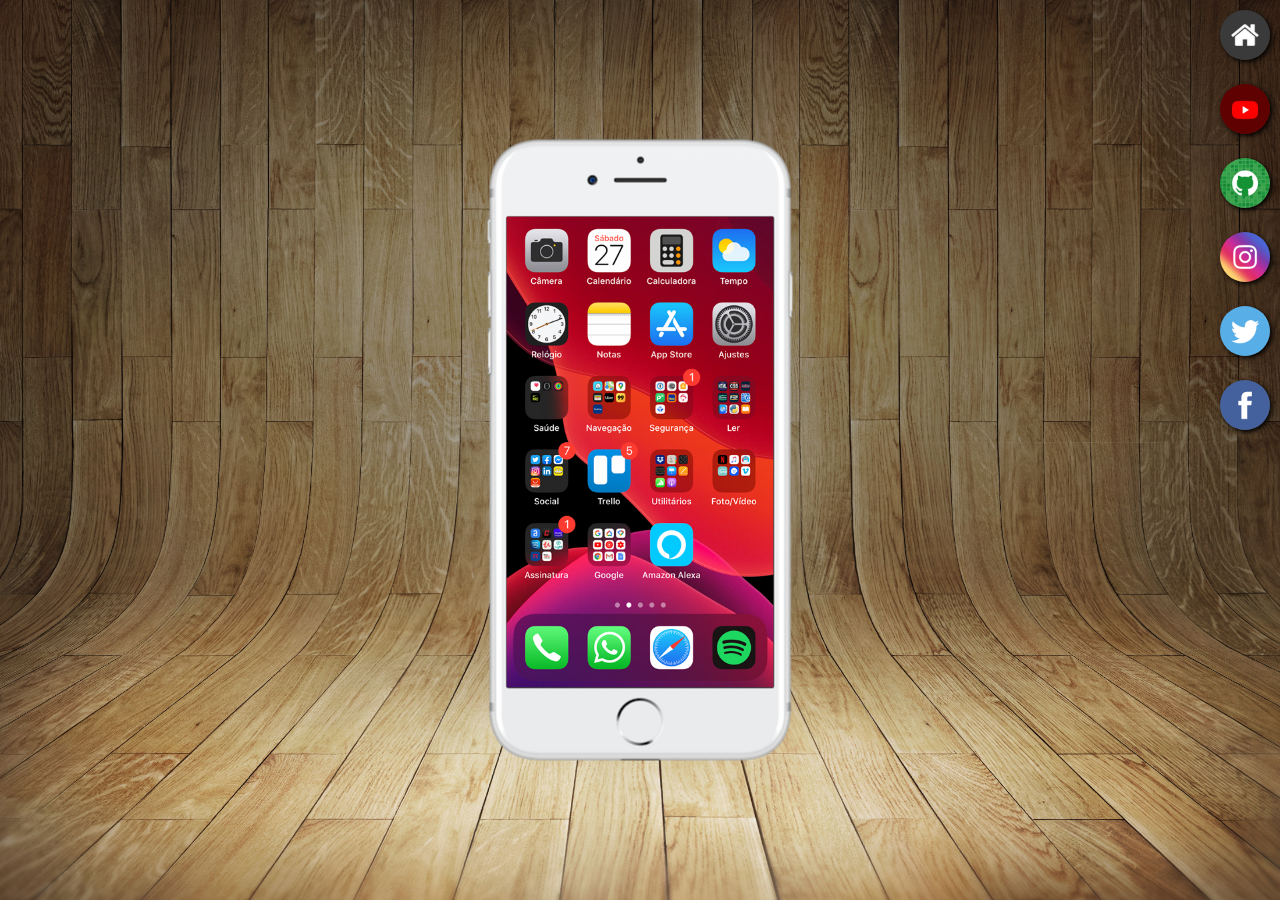
<file: index.html>
<!DOCTYPE html>
<html lang="pt-br">
<head>
    <meta charset="UTF-8">
    <meta name="viewport" content="width=device-width, initial-scale=1.0">
    <title>Redes Sociais</title>
    <link rel="shortcut icon" href="imagens/favicon.ico">
    <link rel="stylesheet" href="style.css">
</head>
<body>
    <main>
        <section id="telefone">
            <iframe src="home.html" name="tela" id="tela" frameborder="0">Seu navegador não é compativel com isso</iframe>
        </section>

        <section id="redes-sociais">
            <a href="home.html" target="tela"><img src="imagens/logo-home.jpg" alt="Home"></a> <br>
            <a href="youtube.html" target="tela"><img src="imagens/logo-youtube.jpg" alt="Youtube"></a> <br>
            <a href="github.html" target="tela"><img src="imagens/logo-github.jpg" alt="GitHub"></a> <br>
            <a href="instagram.html" target="tela"><img src="imagens/logo-instagram.jpg" alt="Instagram"></a> <br>
            <a href="twitter.html" target="tela"><img src="imagens/logo-twitter.jpg" alt="Twitter"></a> <br>
            <a href="facebook.html" target="tela"><img src="imagens/logo-facebook.jpg" alt="Facebook"></a> <br>
        </section>
    </main>
</body>
</html>
</file>
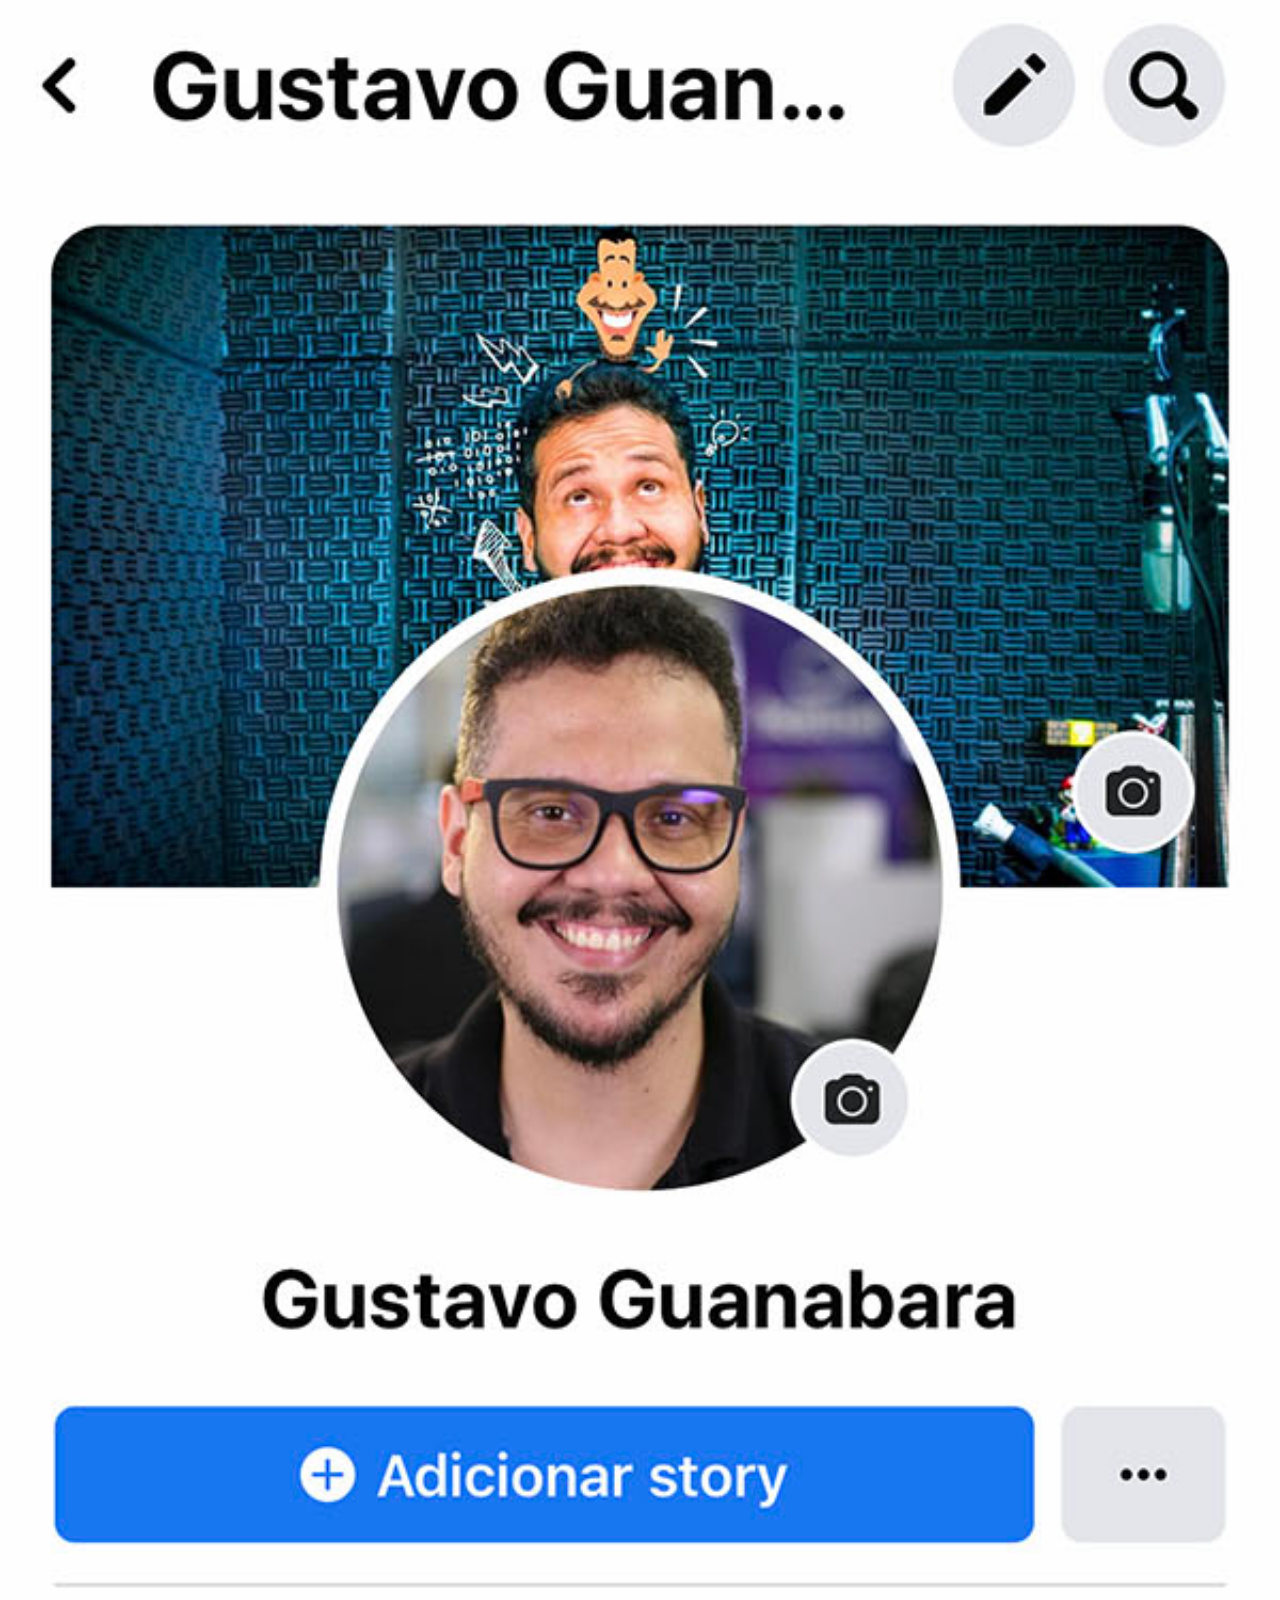
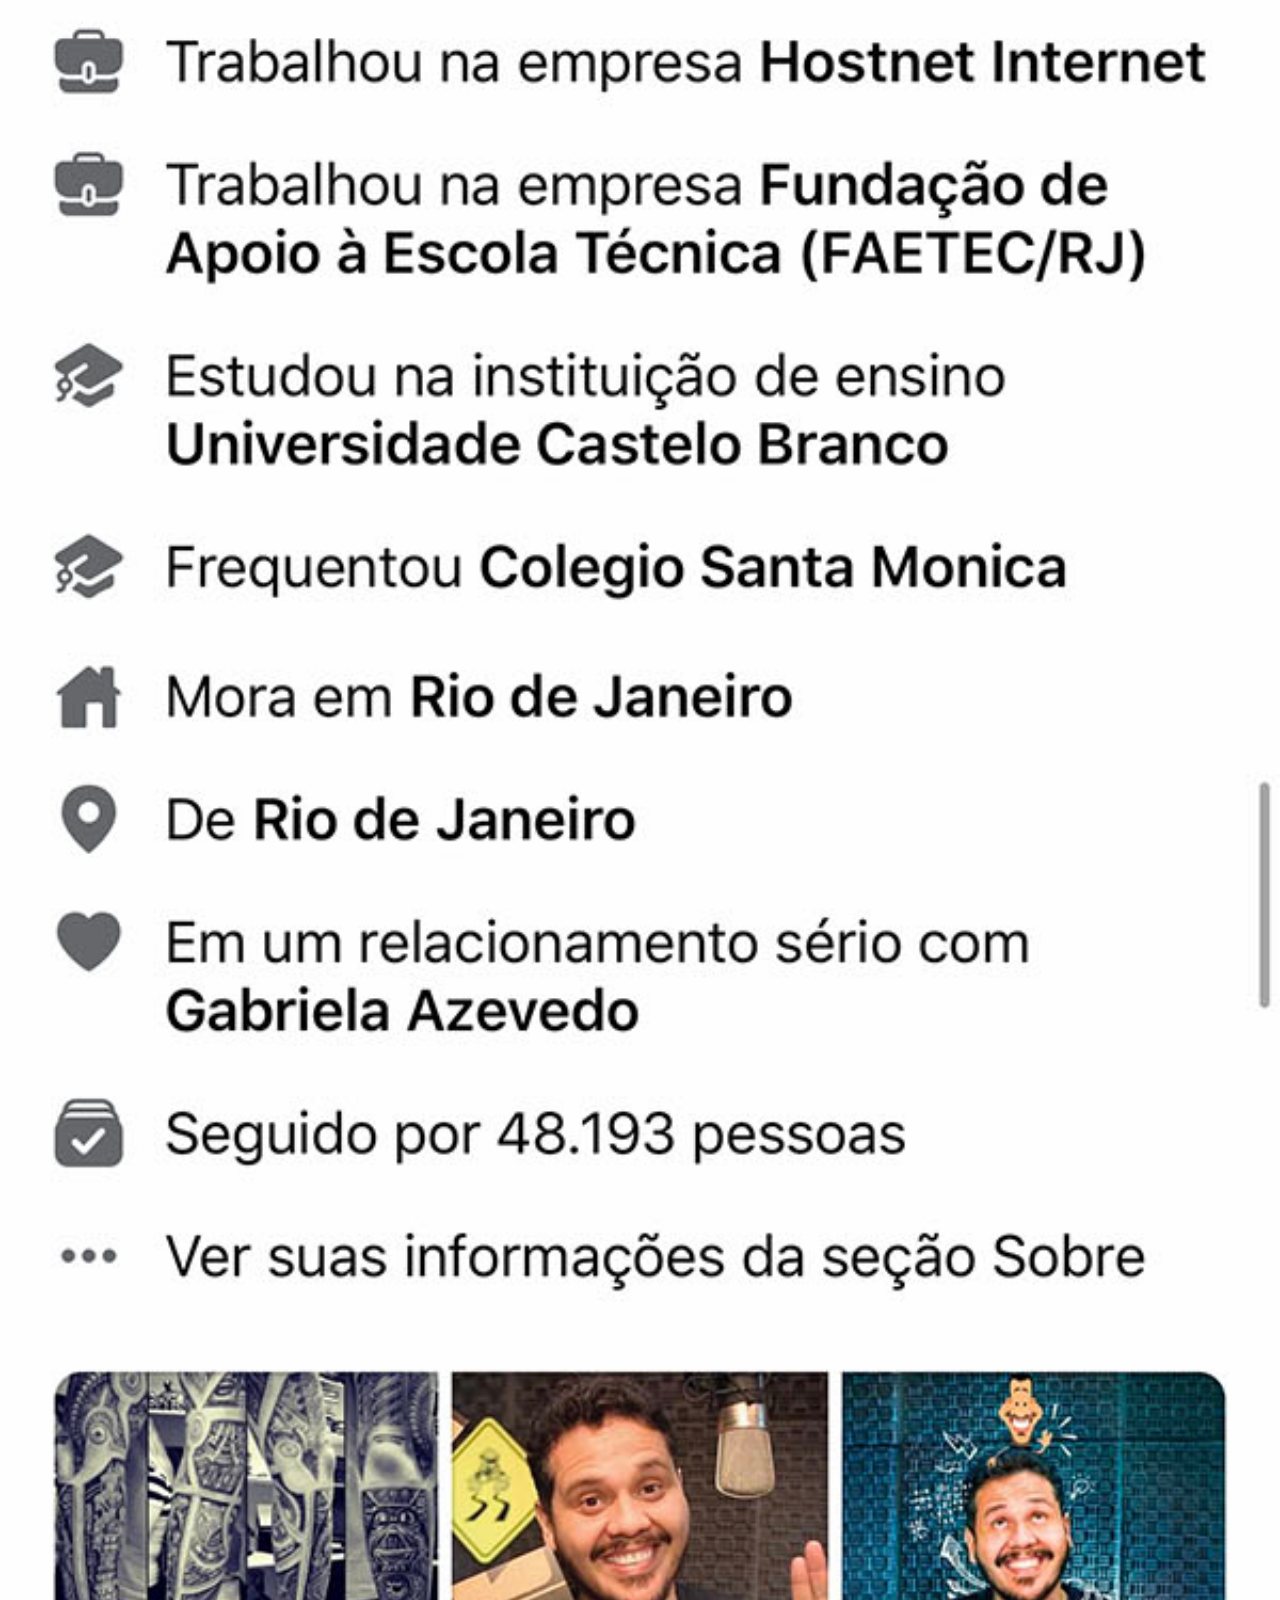
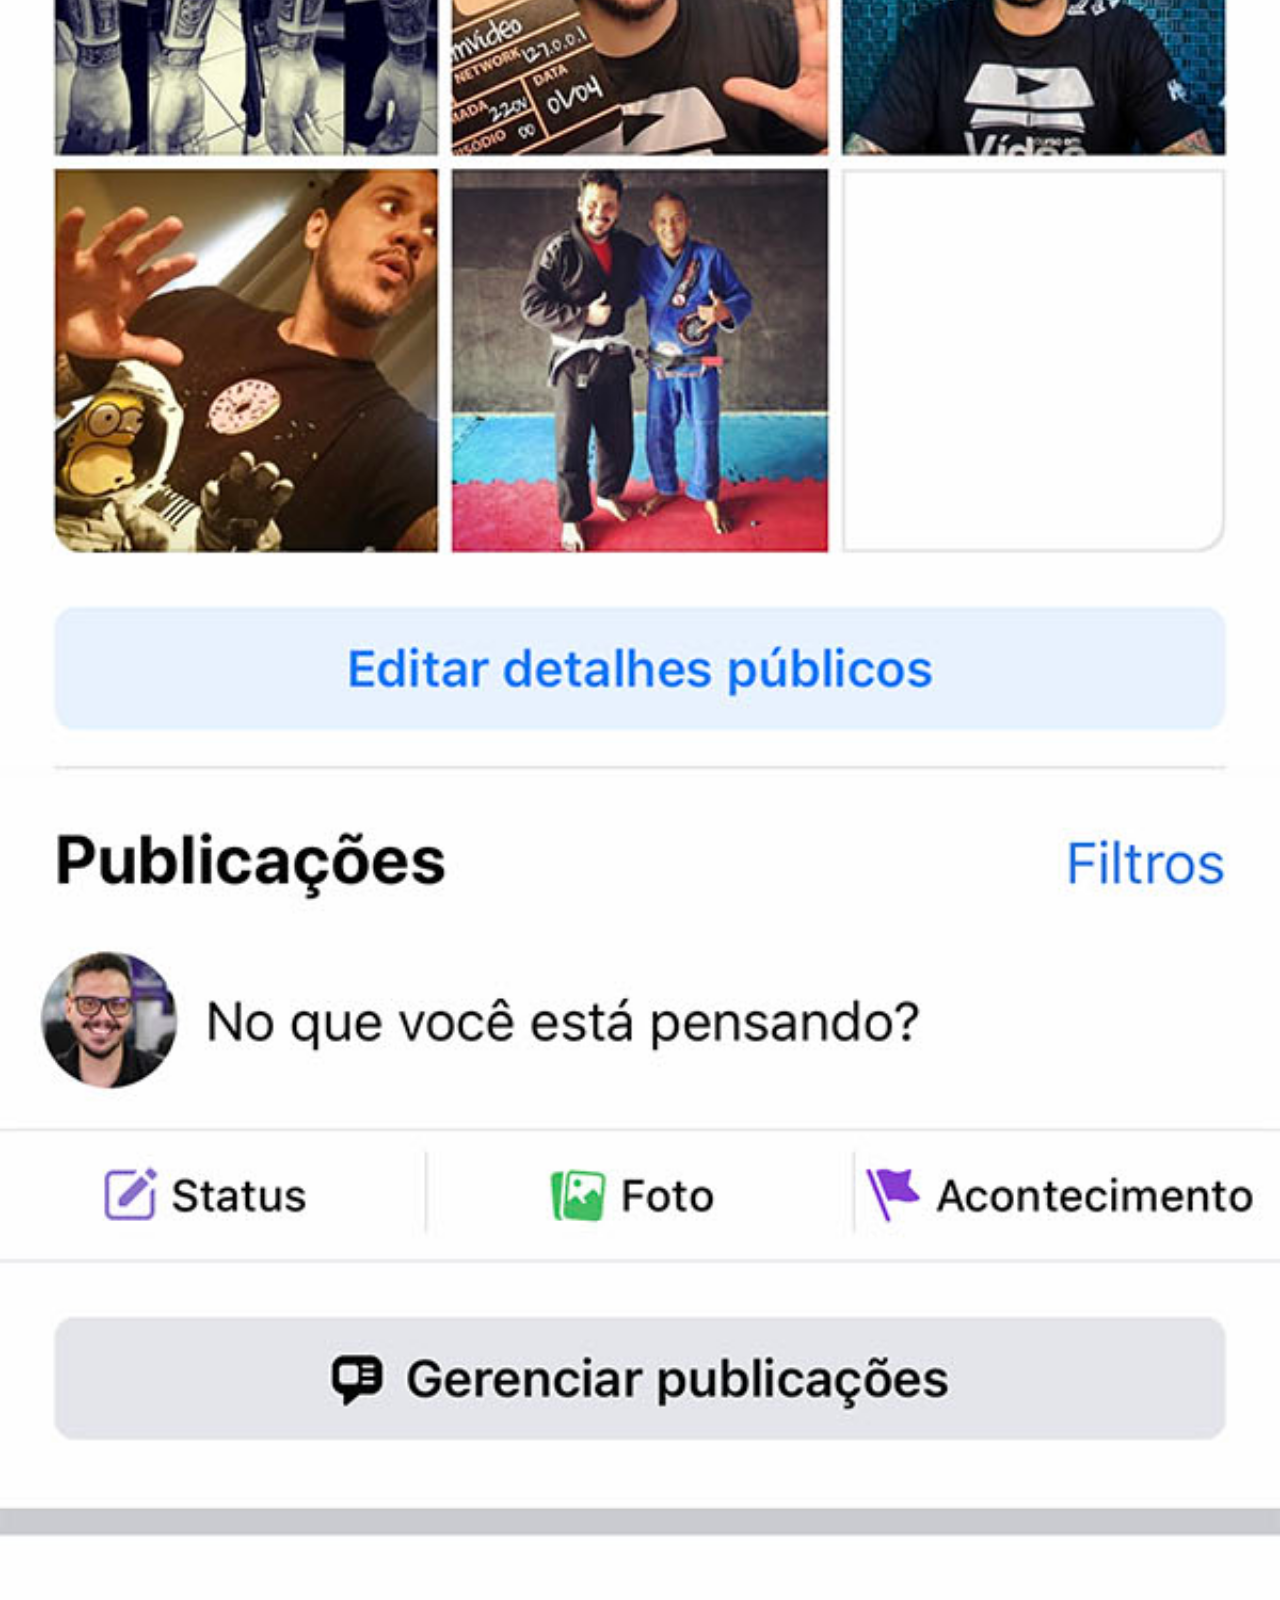
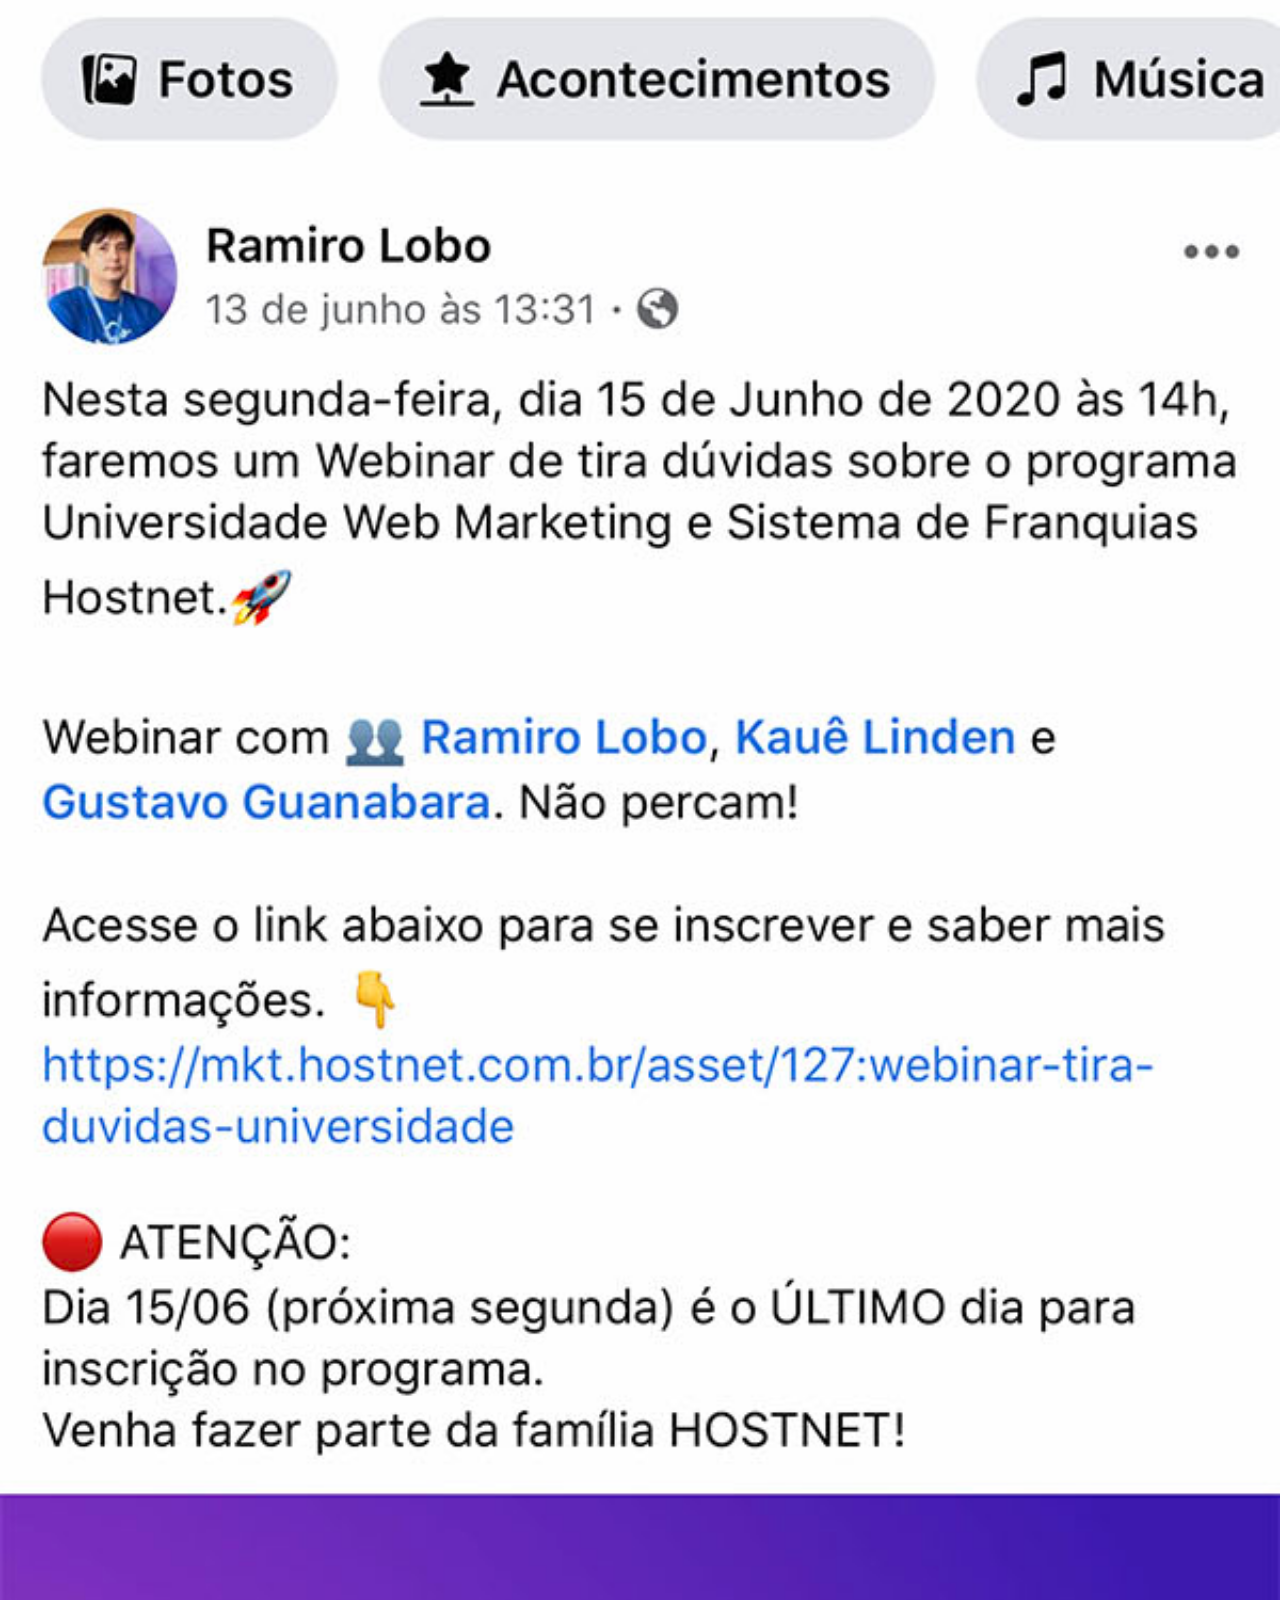
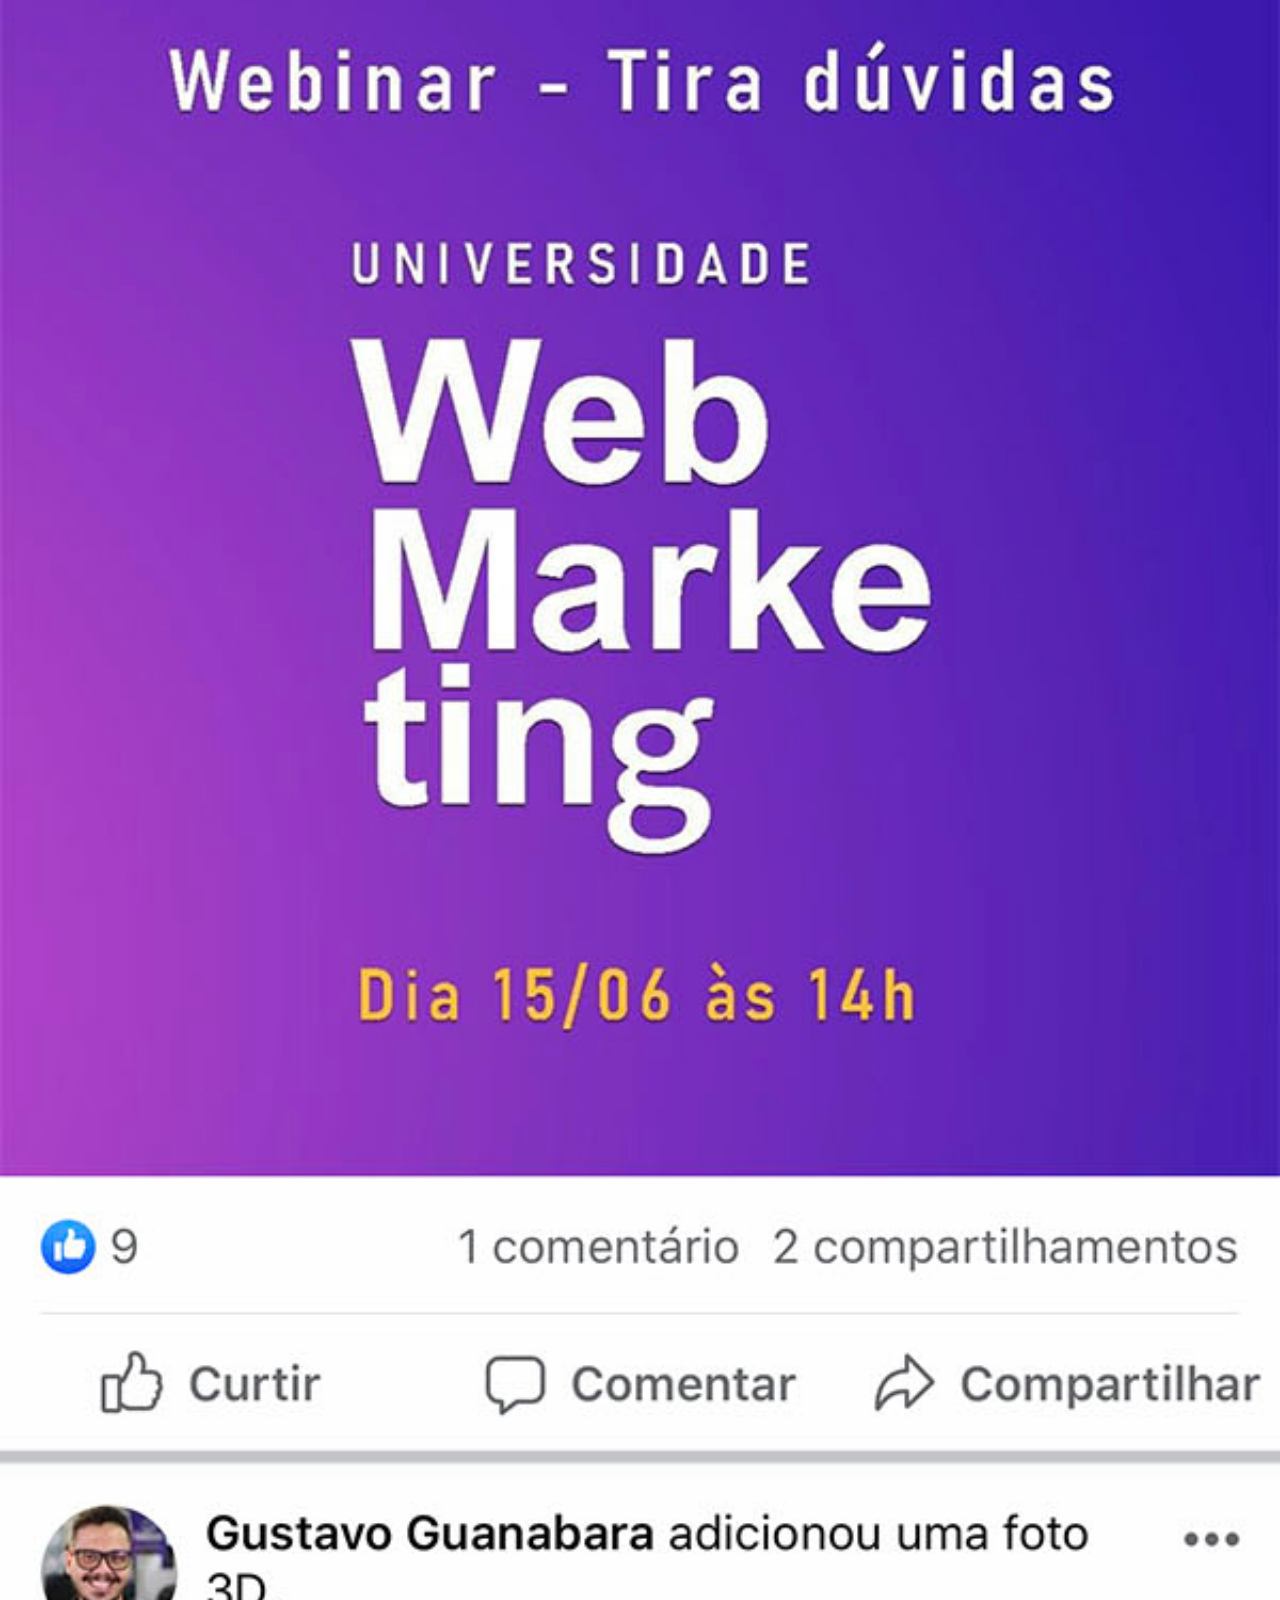
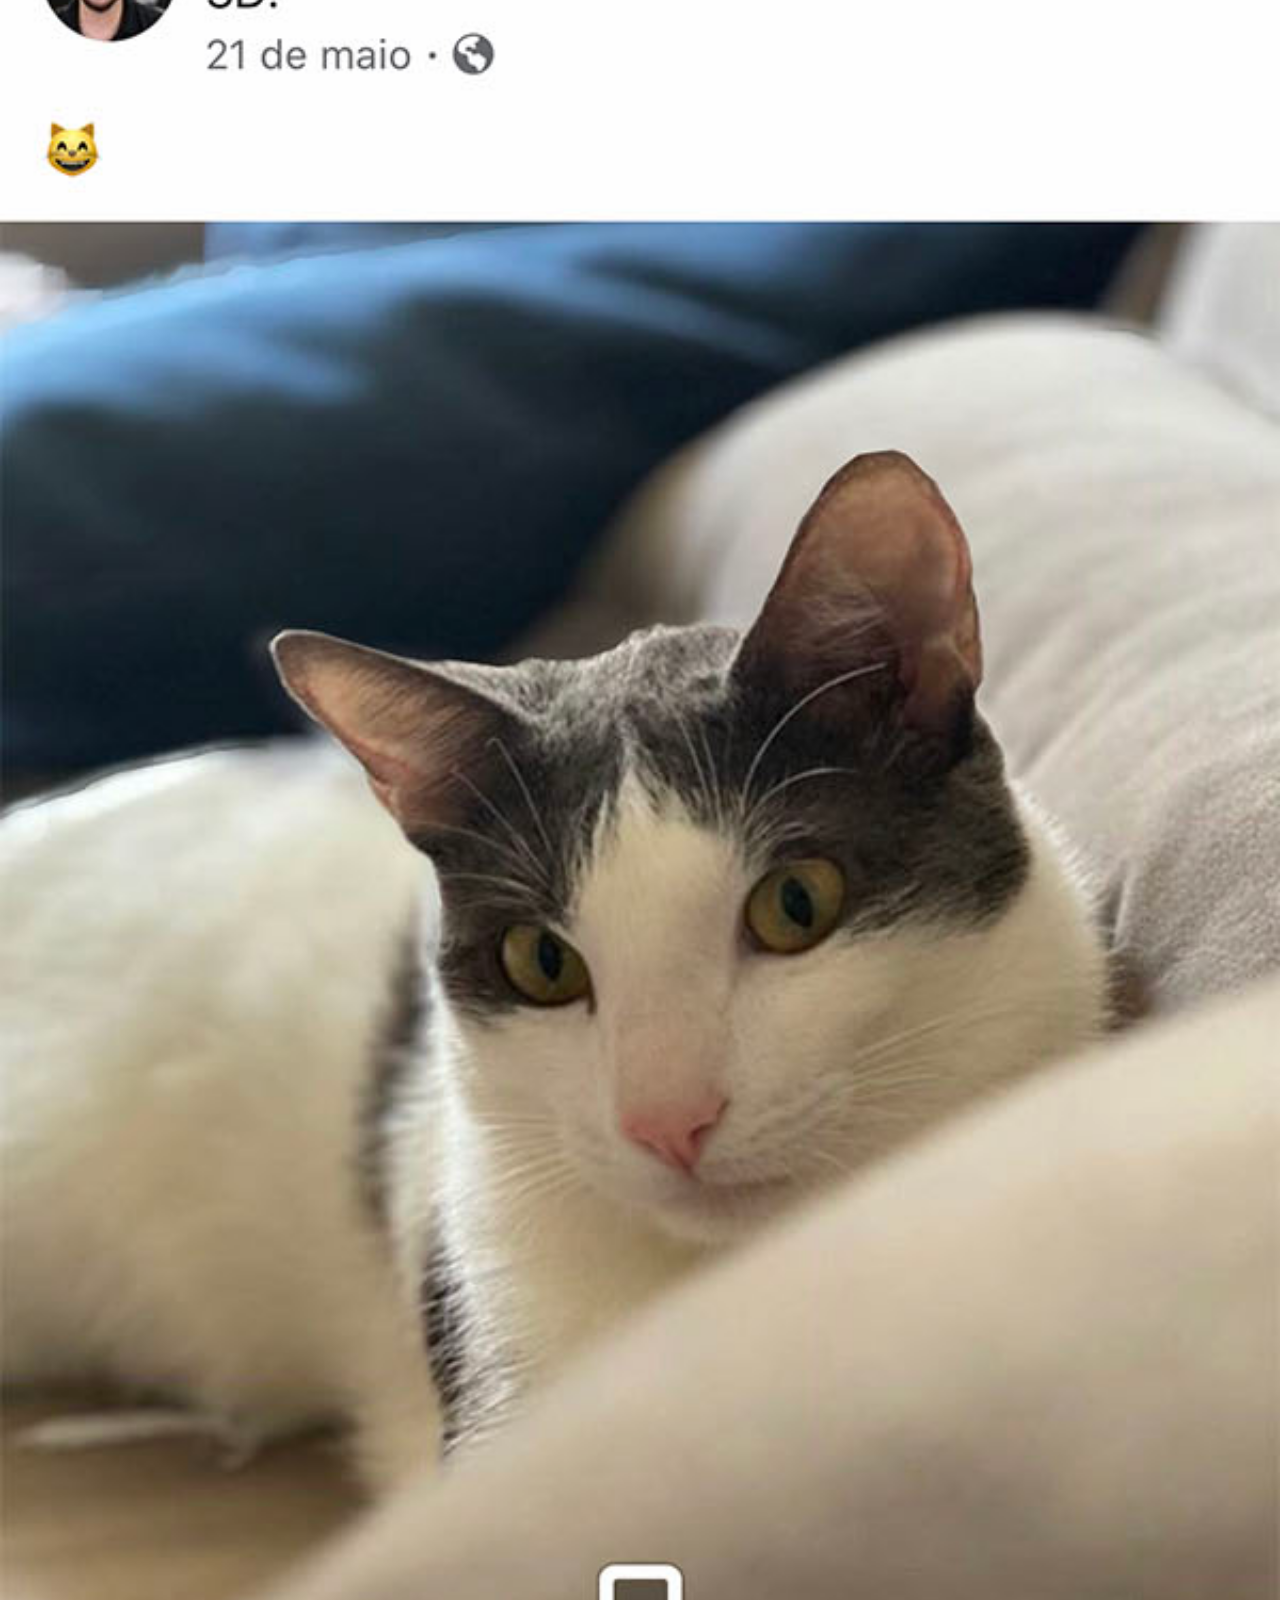
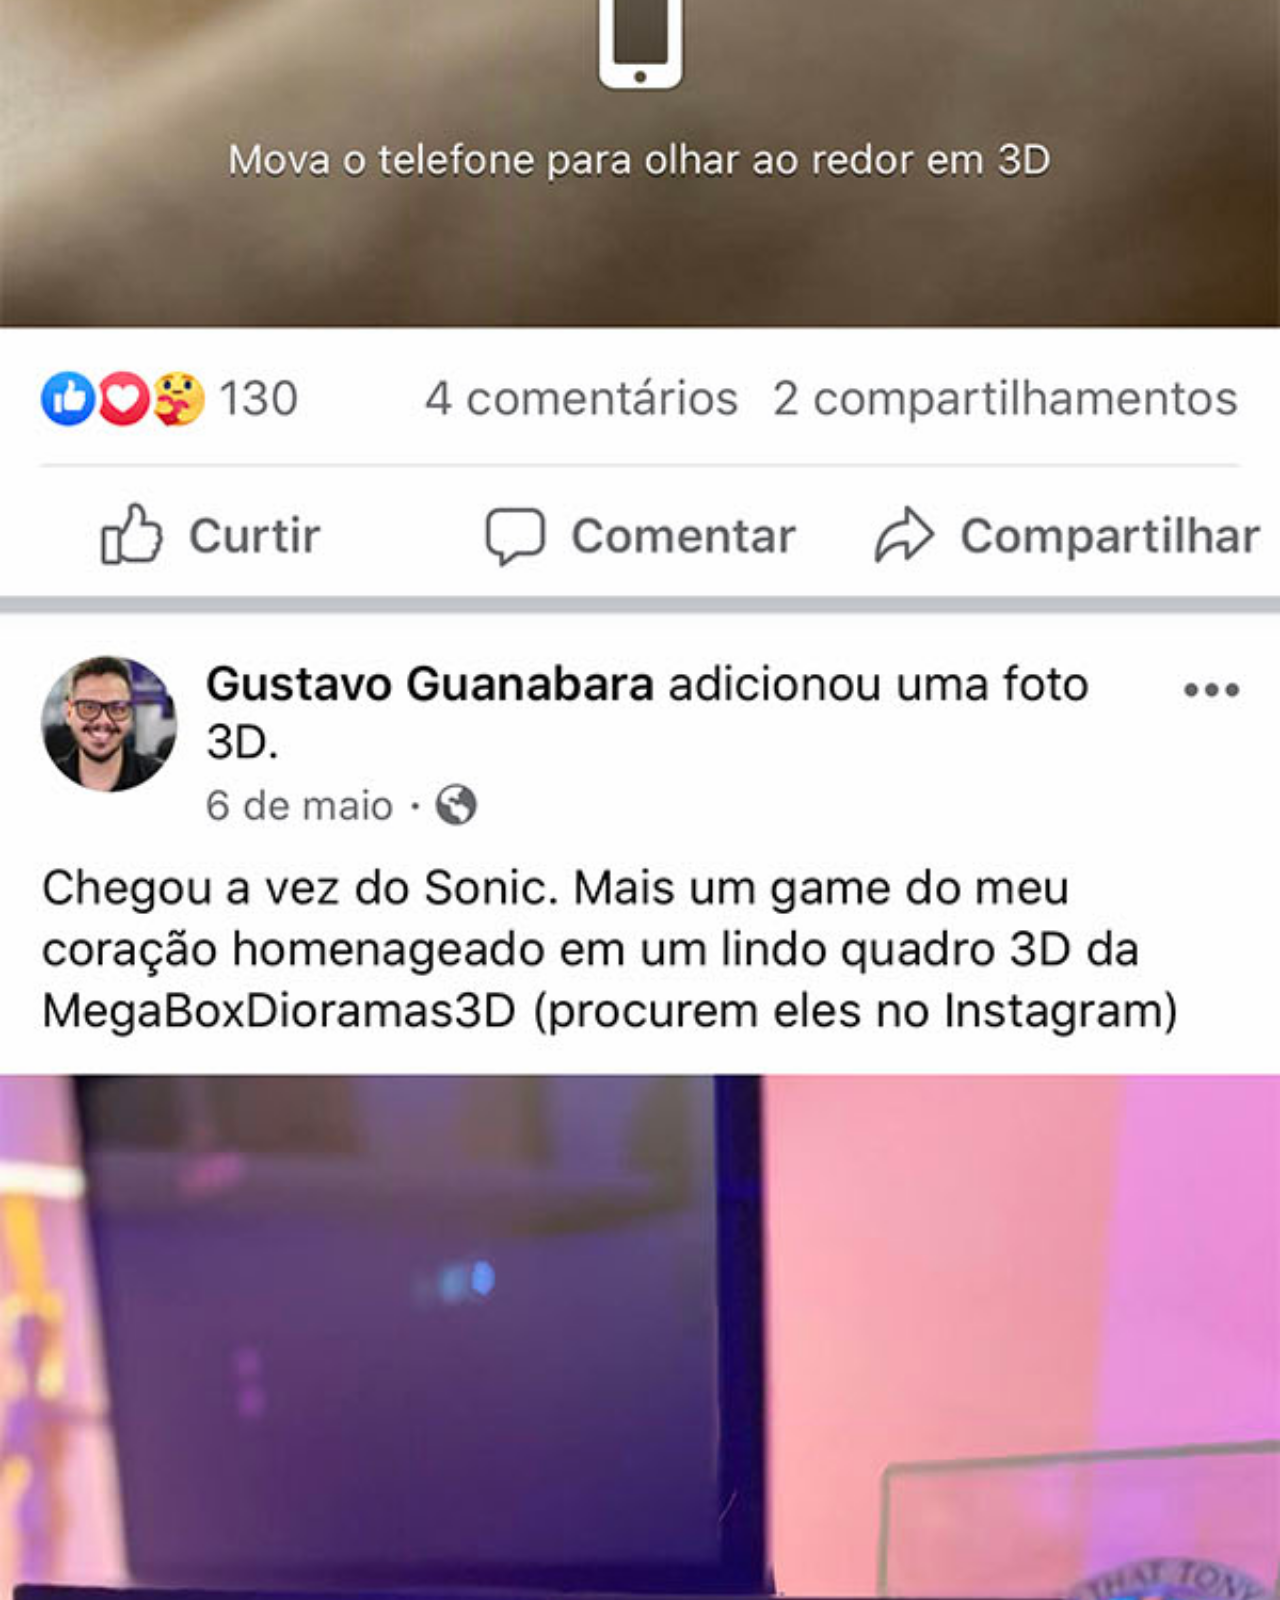
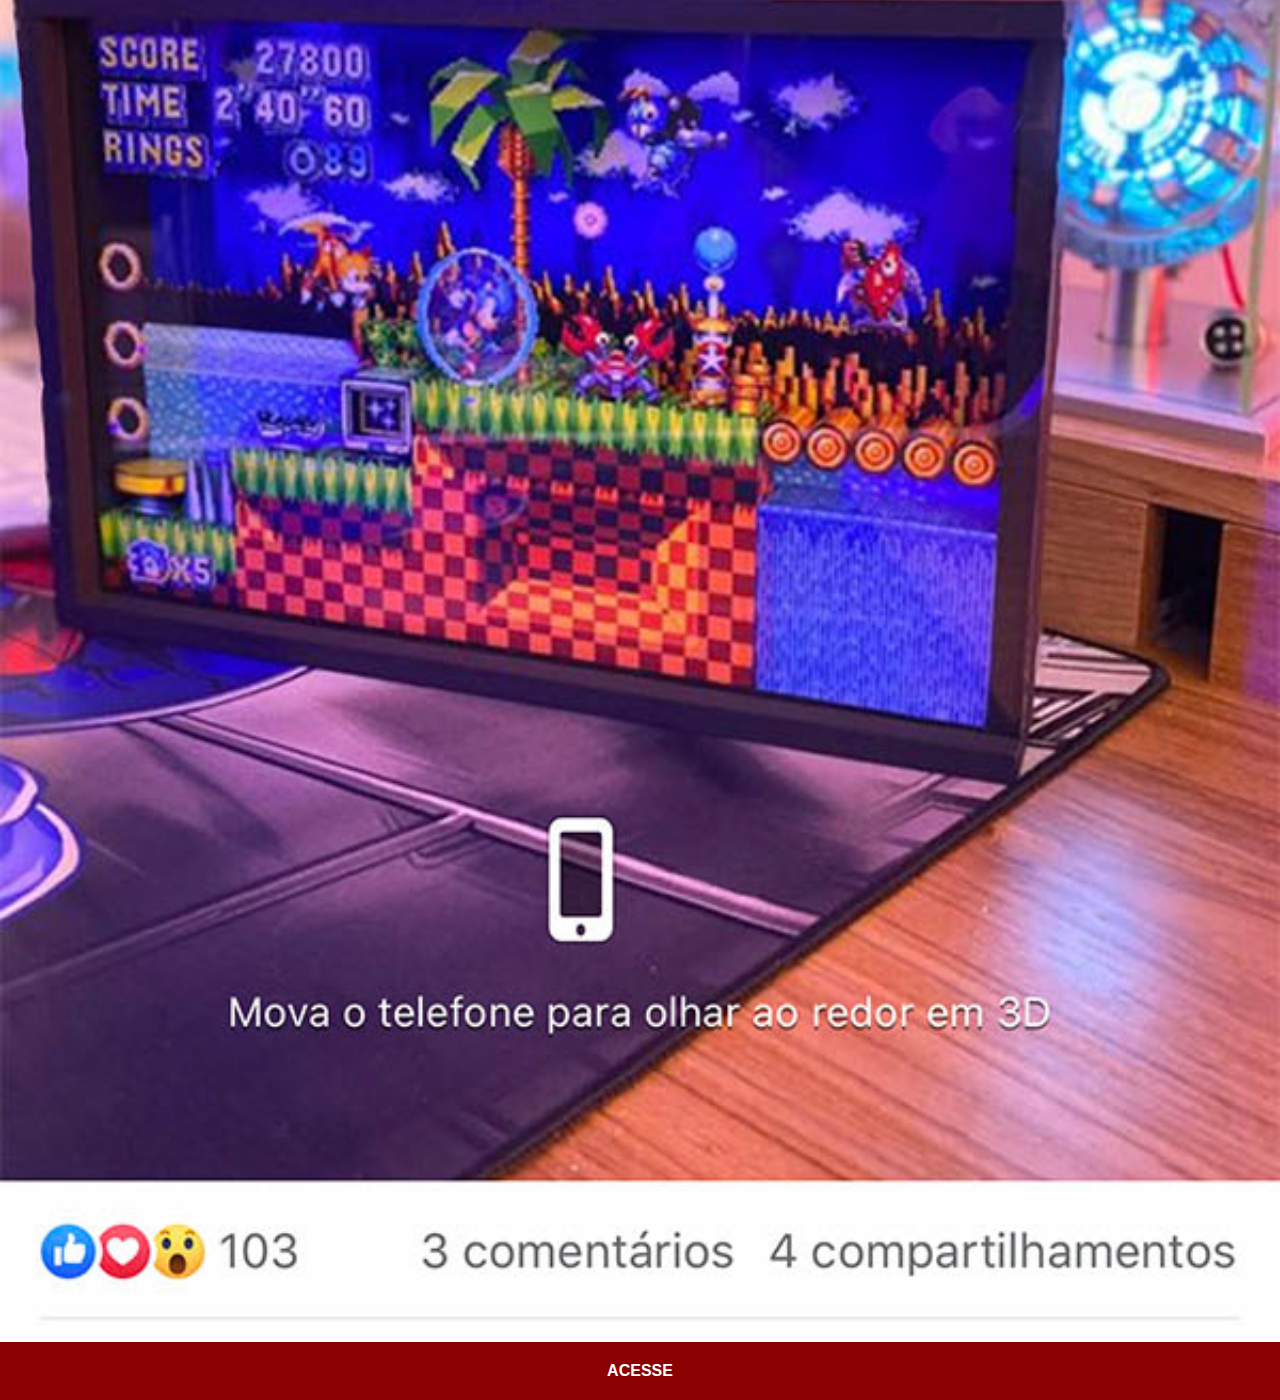
<file: facebook.html>
<!DOCTYPE html>
<html lang="en">
<head>
    <meta charset="UTF-8">
    <meta name="viewport" content="width=device-width, initial-scale=1.0">
    <title>Facebook</title>
    <style>
        *{
            margin: 0px;
            padding:0px;
            font-family: Arial, Helvetica, sans-serif;
        }

        ::-webkit-scrollbar{
            width: 0px;
            height: 0px;
        }

        img{
            width:100%;
        }

        a{
            display:block;
            background-color: darkred;
            color: white;
            padding:20px;
            text-align: center;
            font-weight: bolder;
            text-decoration: none;
        }

        a:hover{
            background-color: red;
        }
    </style>
</head>
<body>
    <img src="imagens/tela-facebook.jpg" alt="">
    <a href="#">ACESSE</a>
</body>
</html>
</file>
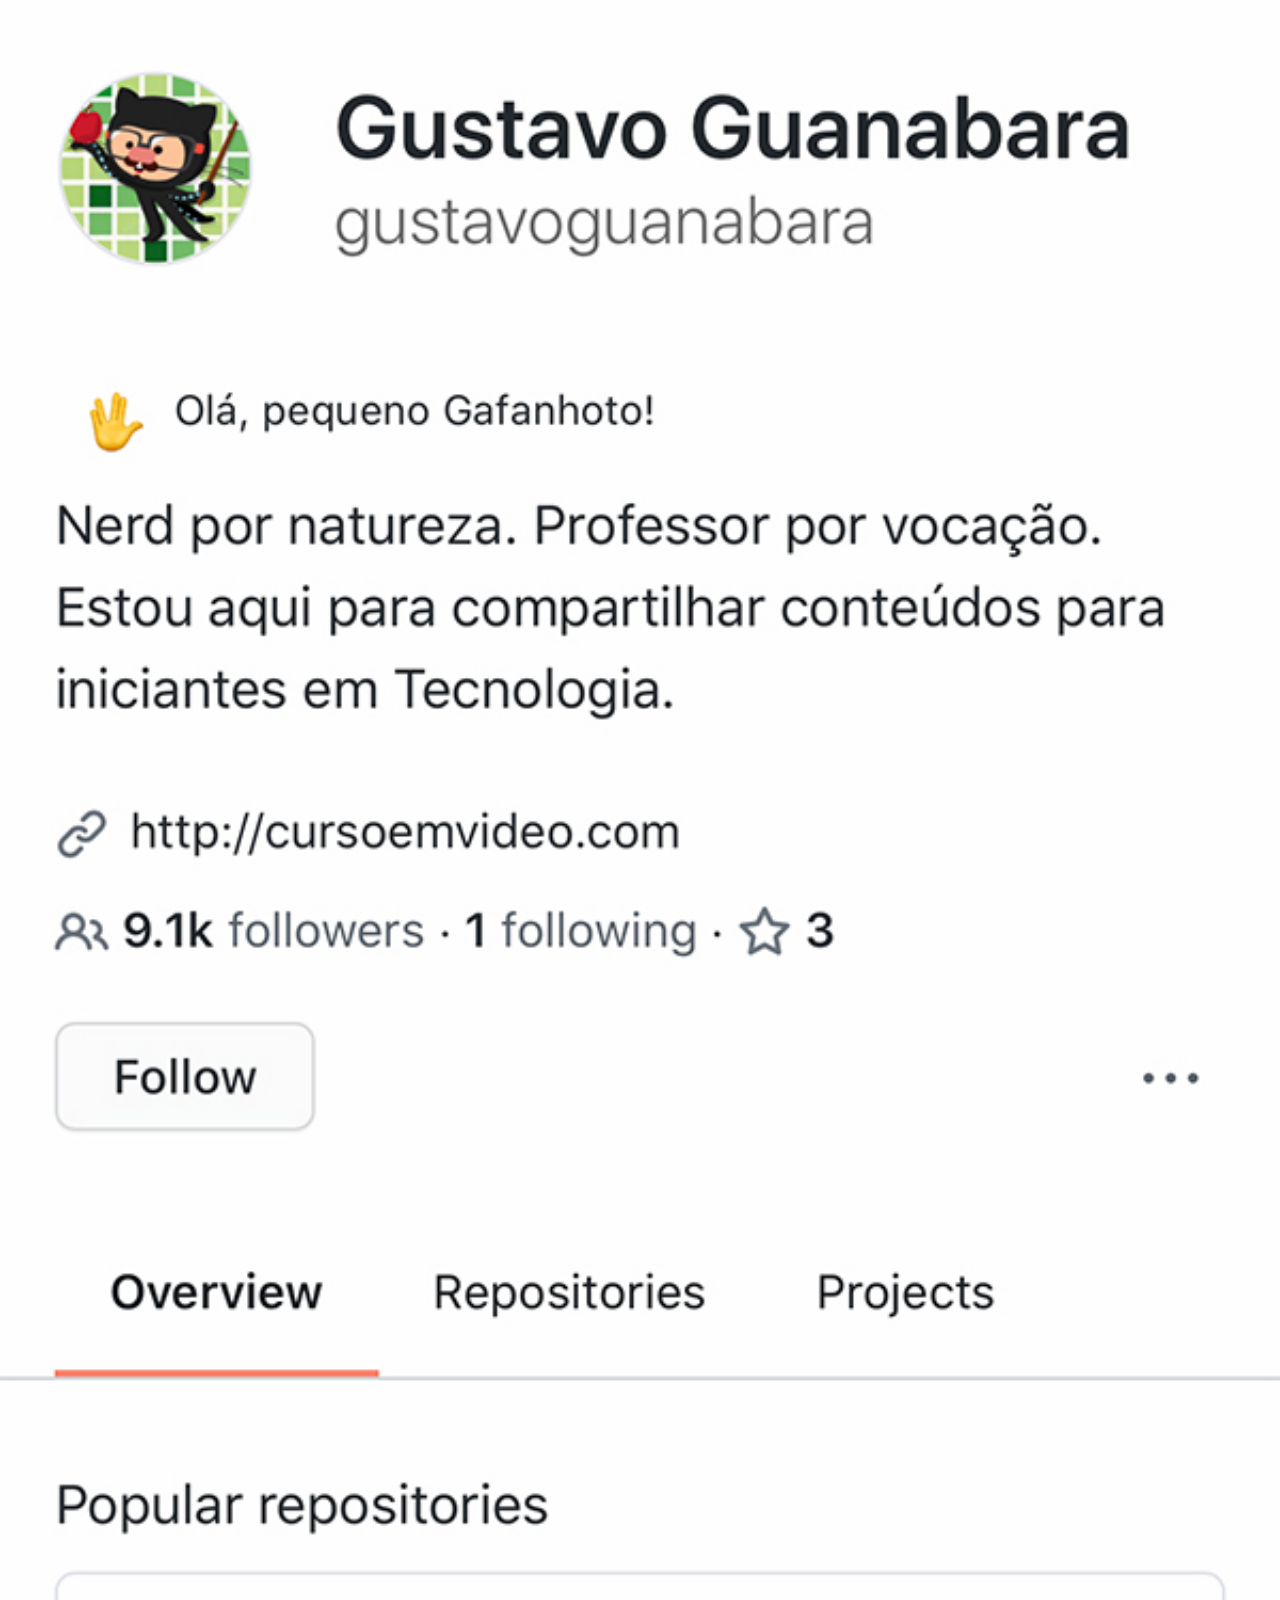
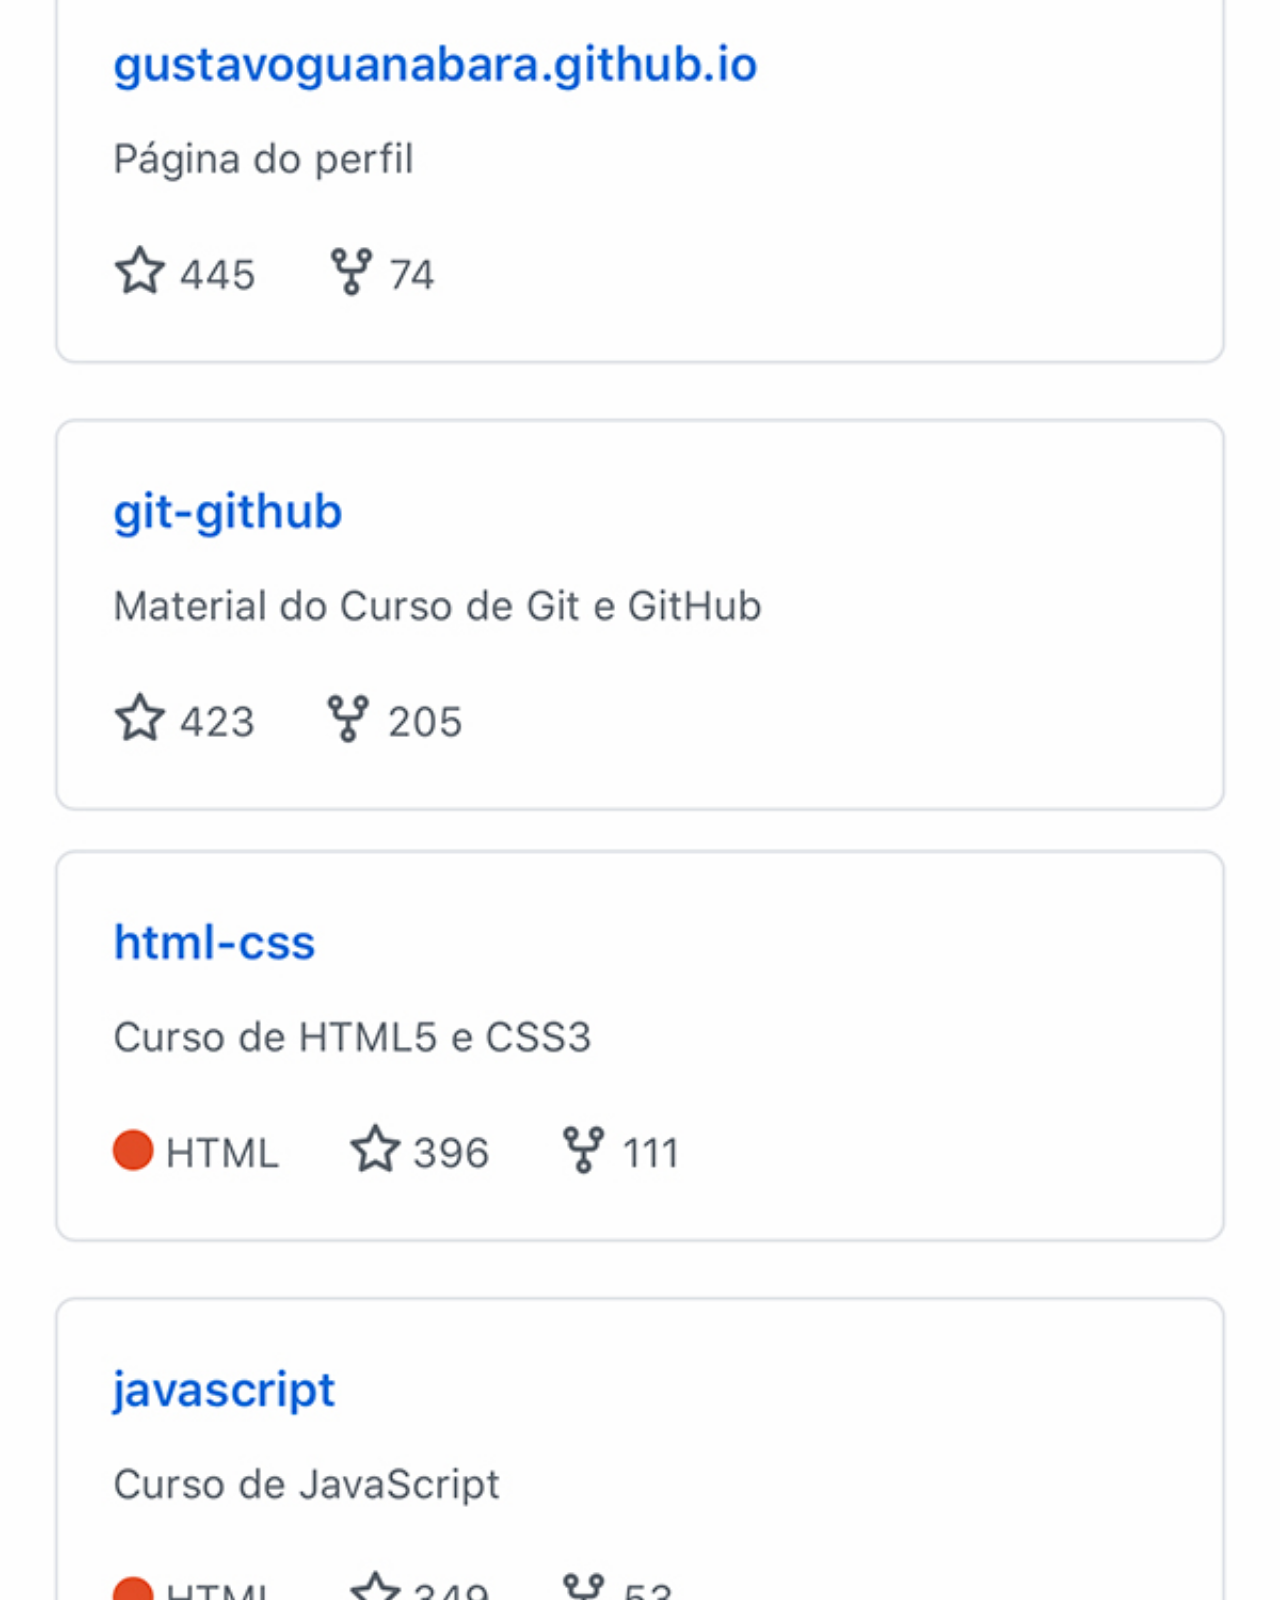
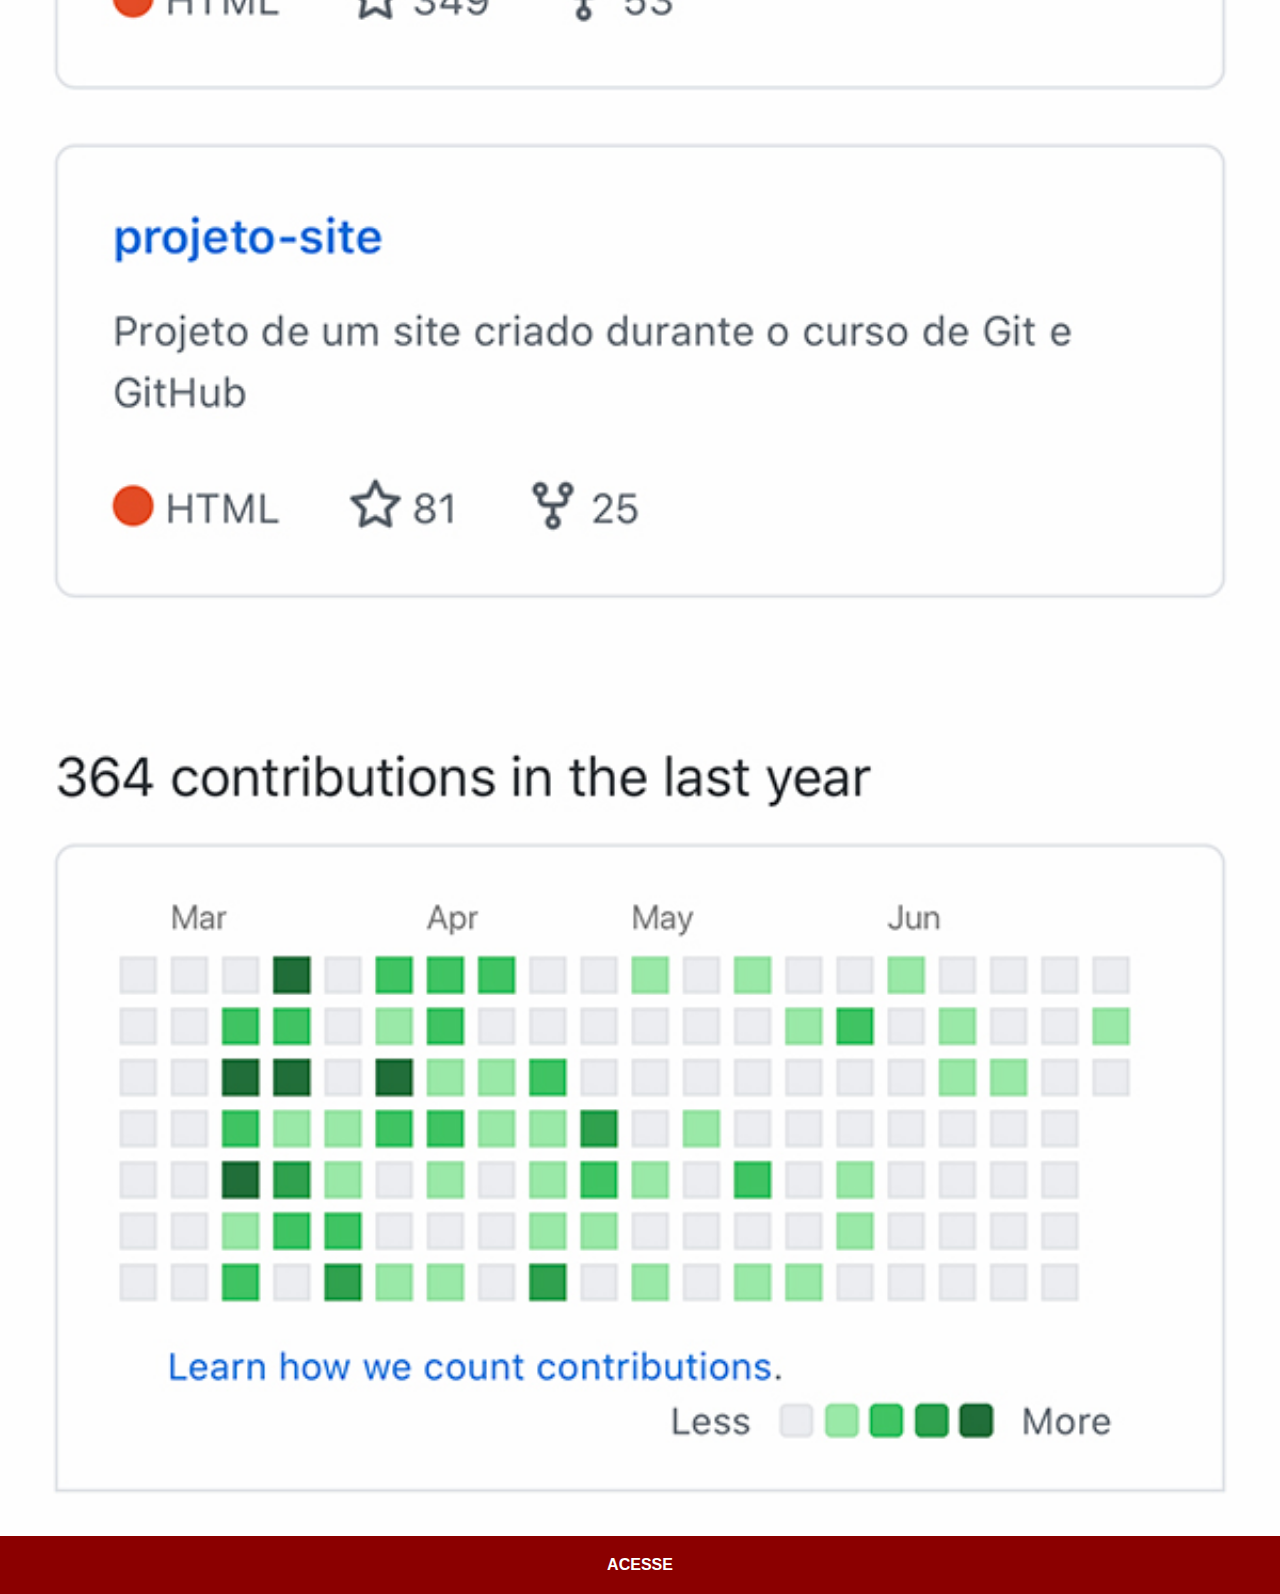
<file: github.html>
<!DOCTYPE html>
<html lang="en">
<head>
    <meta charset="UTF-8">
    <meta name="viewport" content="width=device-width, initial-scale=1.0">
   <title>Github</title>
   <style>
        *{
            margin: 0px;
            padding:0px;
            font-family: Arial, Helvetica, sans-serif;
        }

        ::-webkit-scrollbar{
            width: 0px;
            height: 0px;
        }

        img{
            width:100%;
        }

        a{
            display:block;
            background-color: darkred;
            color: white;
            padding:20px;
            text-align: center;
            font-weight: bolder;
            text-decoration: none;
        }

        a:hover{
            background-color: red;
        }
   </style>
</head>
<body>
    <img src="imagens/tela-github.jpg" alt="">
    <a href="https://github.com/gustavoguanabara">ACESSE</a>
</body>
</html>
</file>
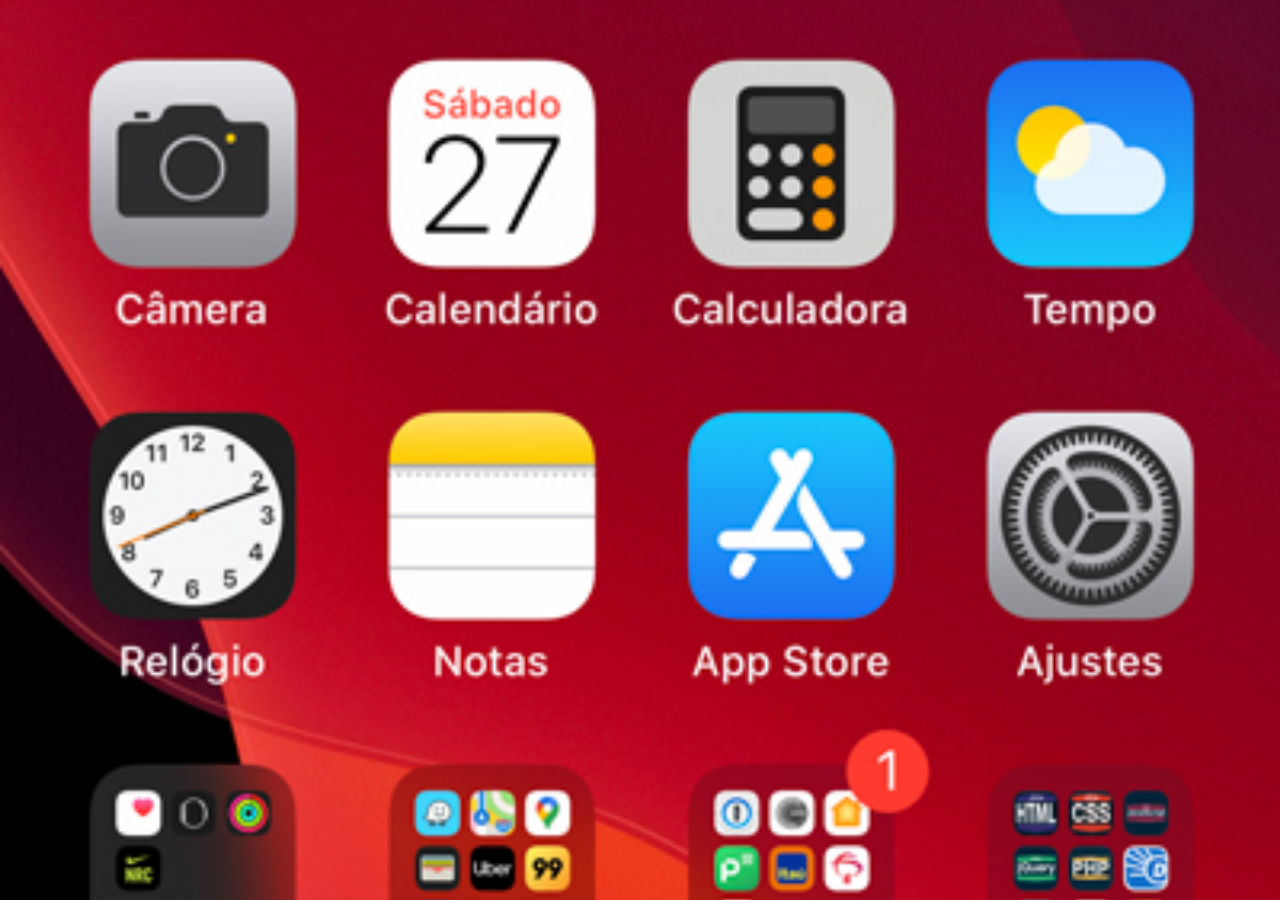
<file: home.html>
<!DOCTYPE html>
<html lang="en">
<head>
    <meta charset="UTF-8">
    <meta name="viewport" content="width=device-width, initial-scale=1.0">
    <title>Home</title>
    <style>
        *{
            margin: 0px;
            padding: 0px;
        }

        body{
            width: 100vw;
            height: 100vh;
            background-image: url(imagens/tela-home.jpg);
            background-repeat: no-repeat;
            background-position: top center;
            background-size: cover;
        }

    </style>
</head>

<body>
    
</body>
</html>
</file>
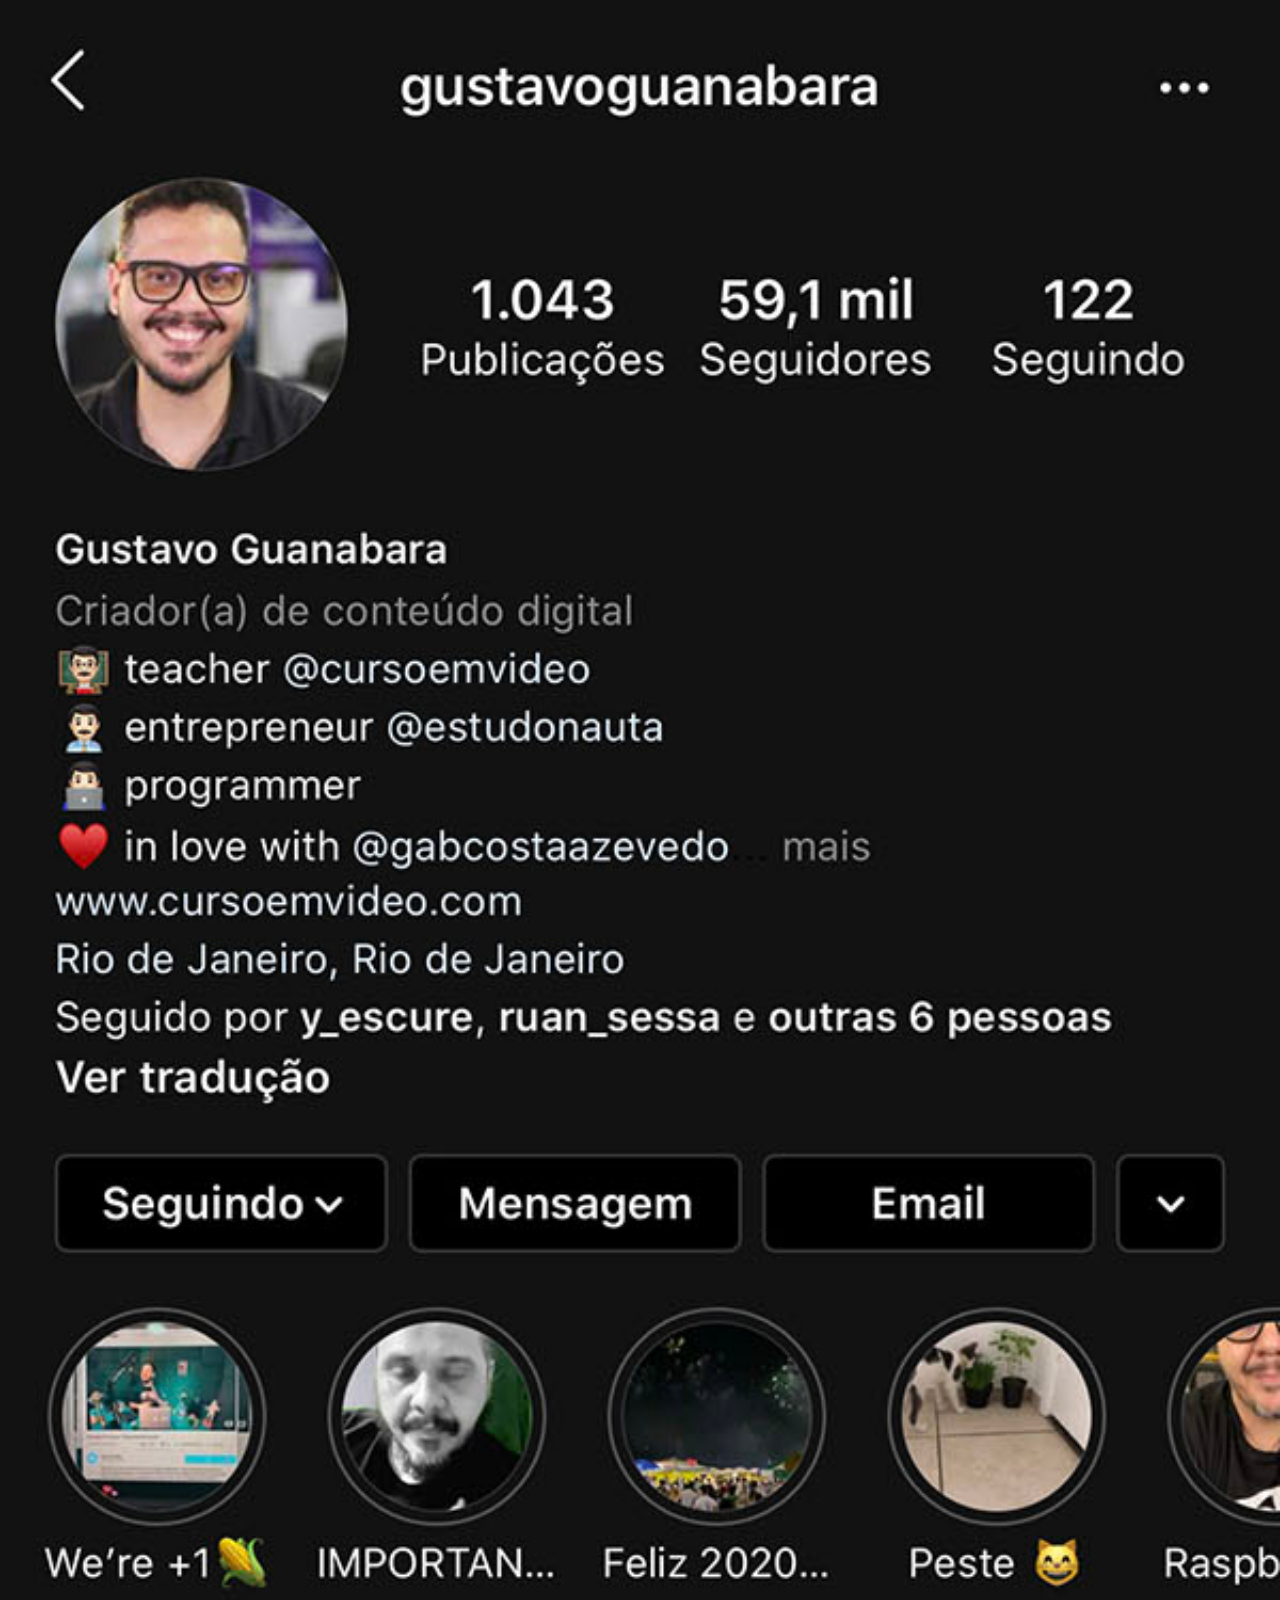
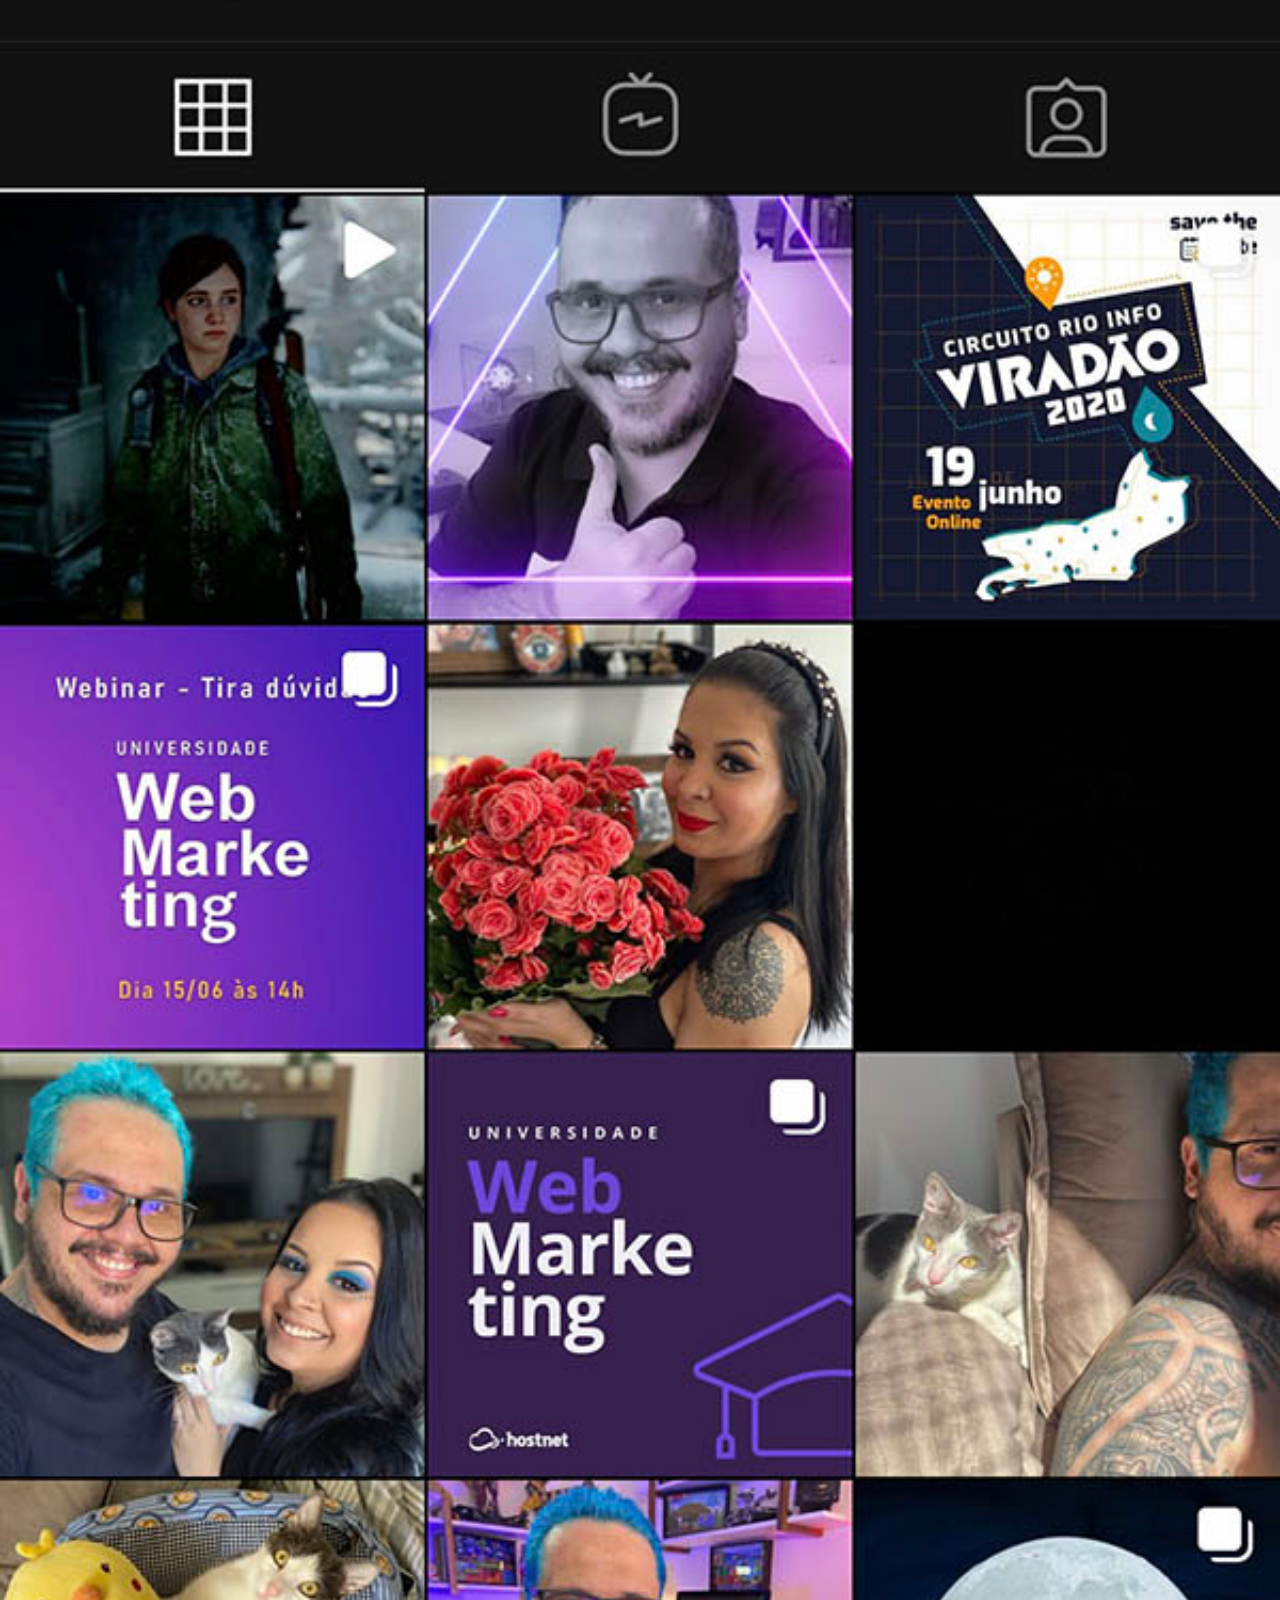
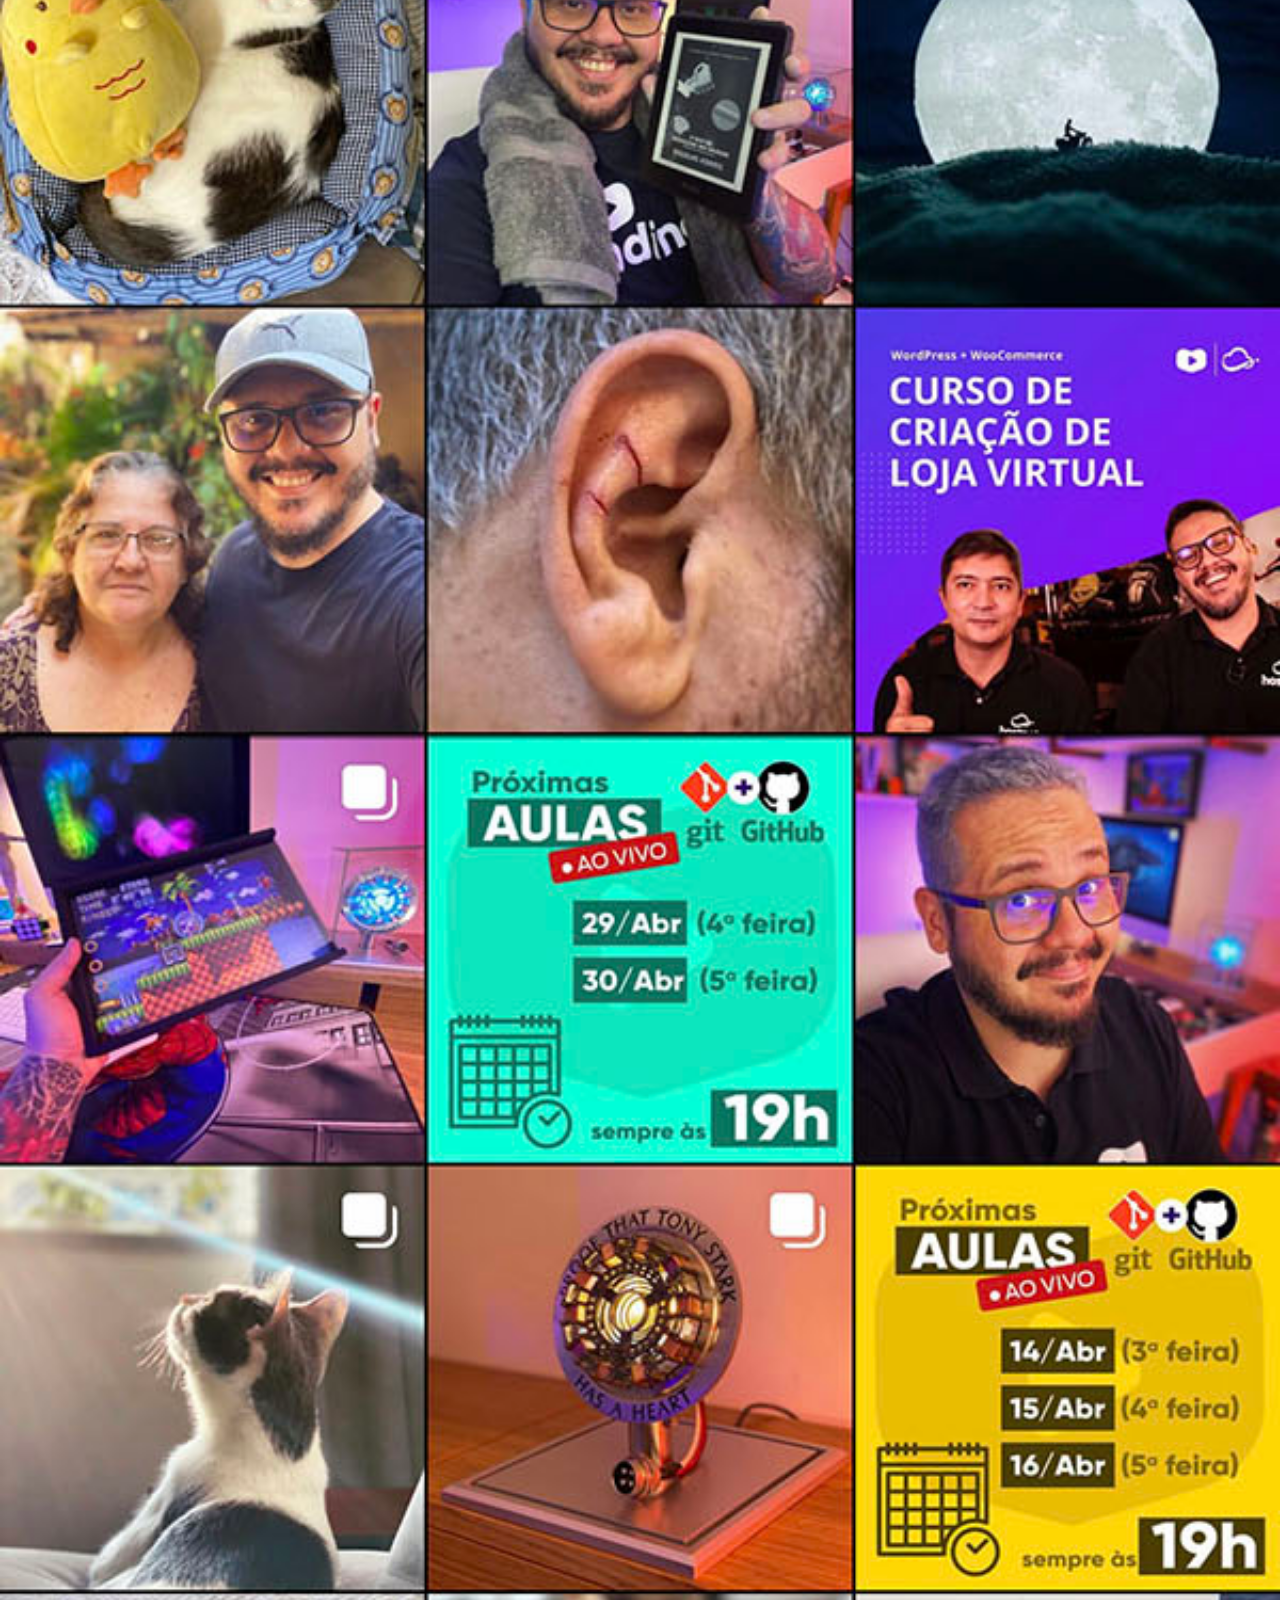
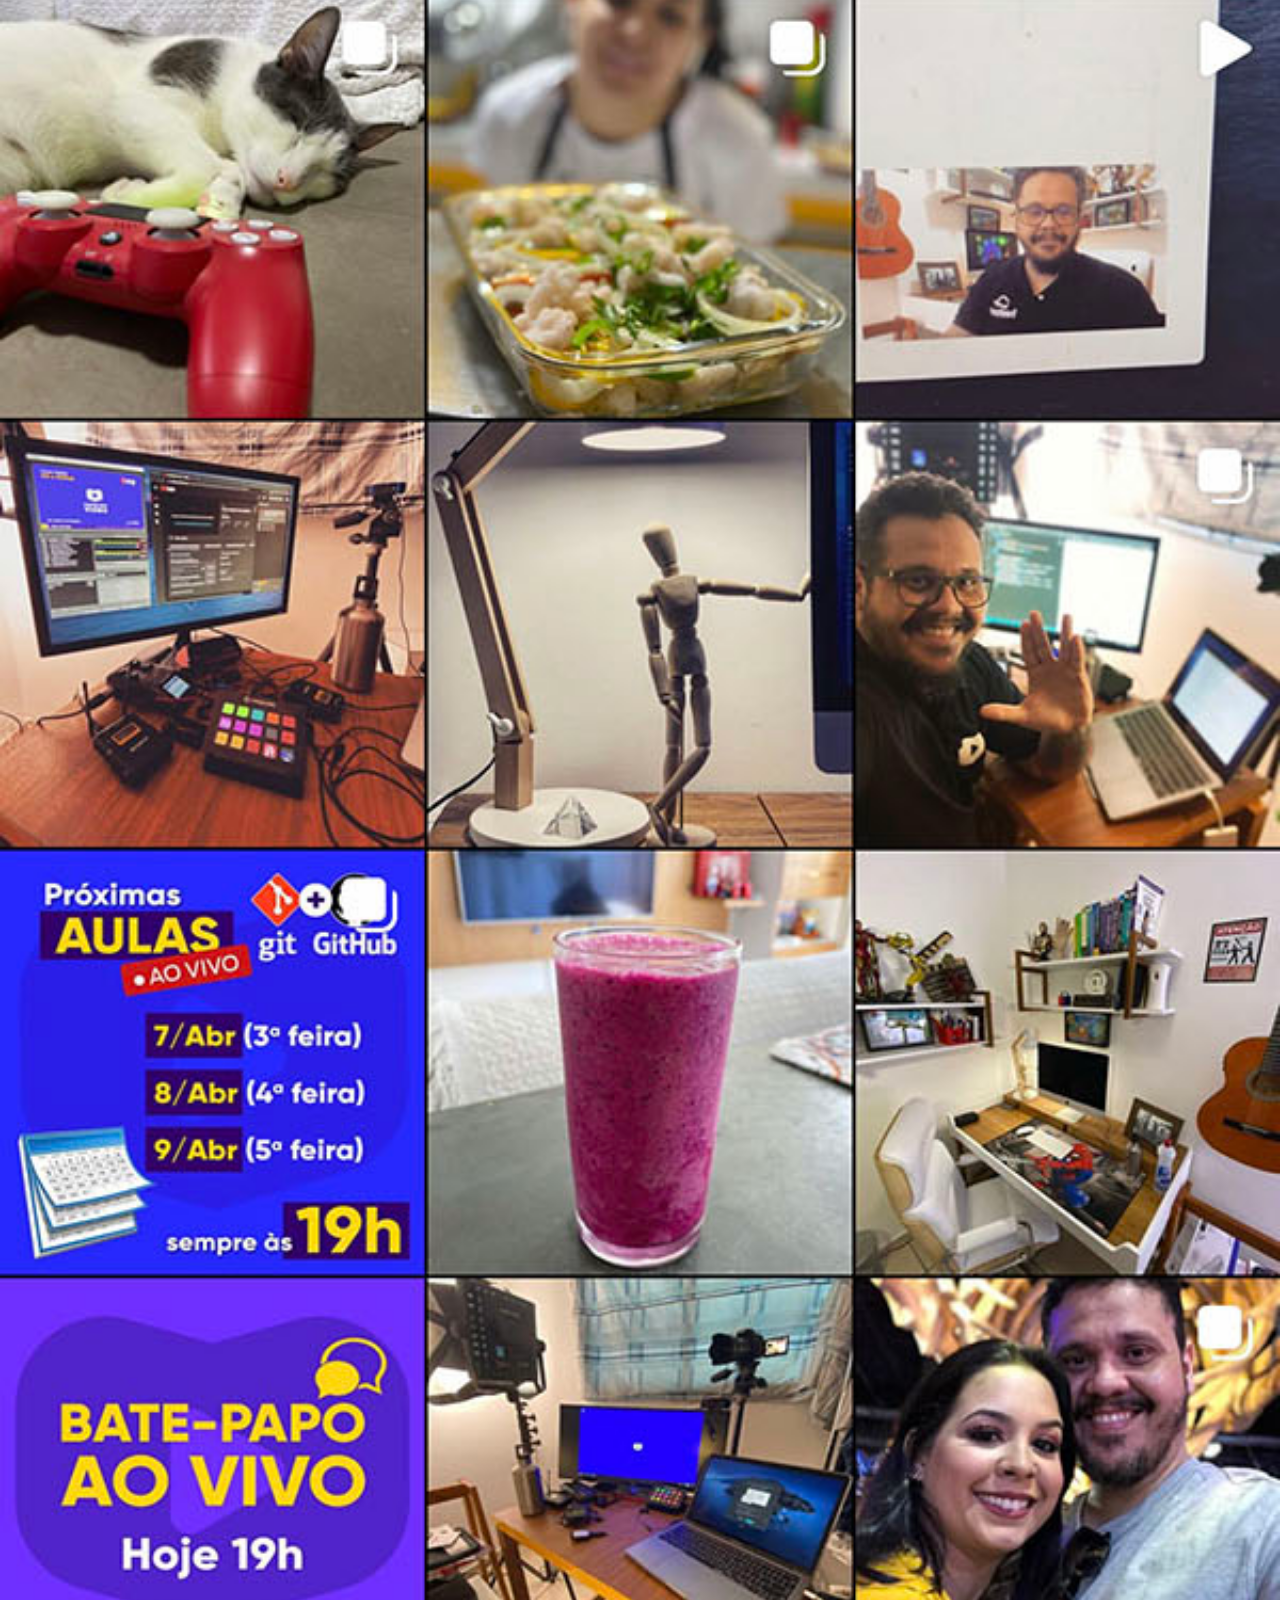
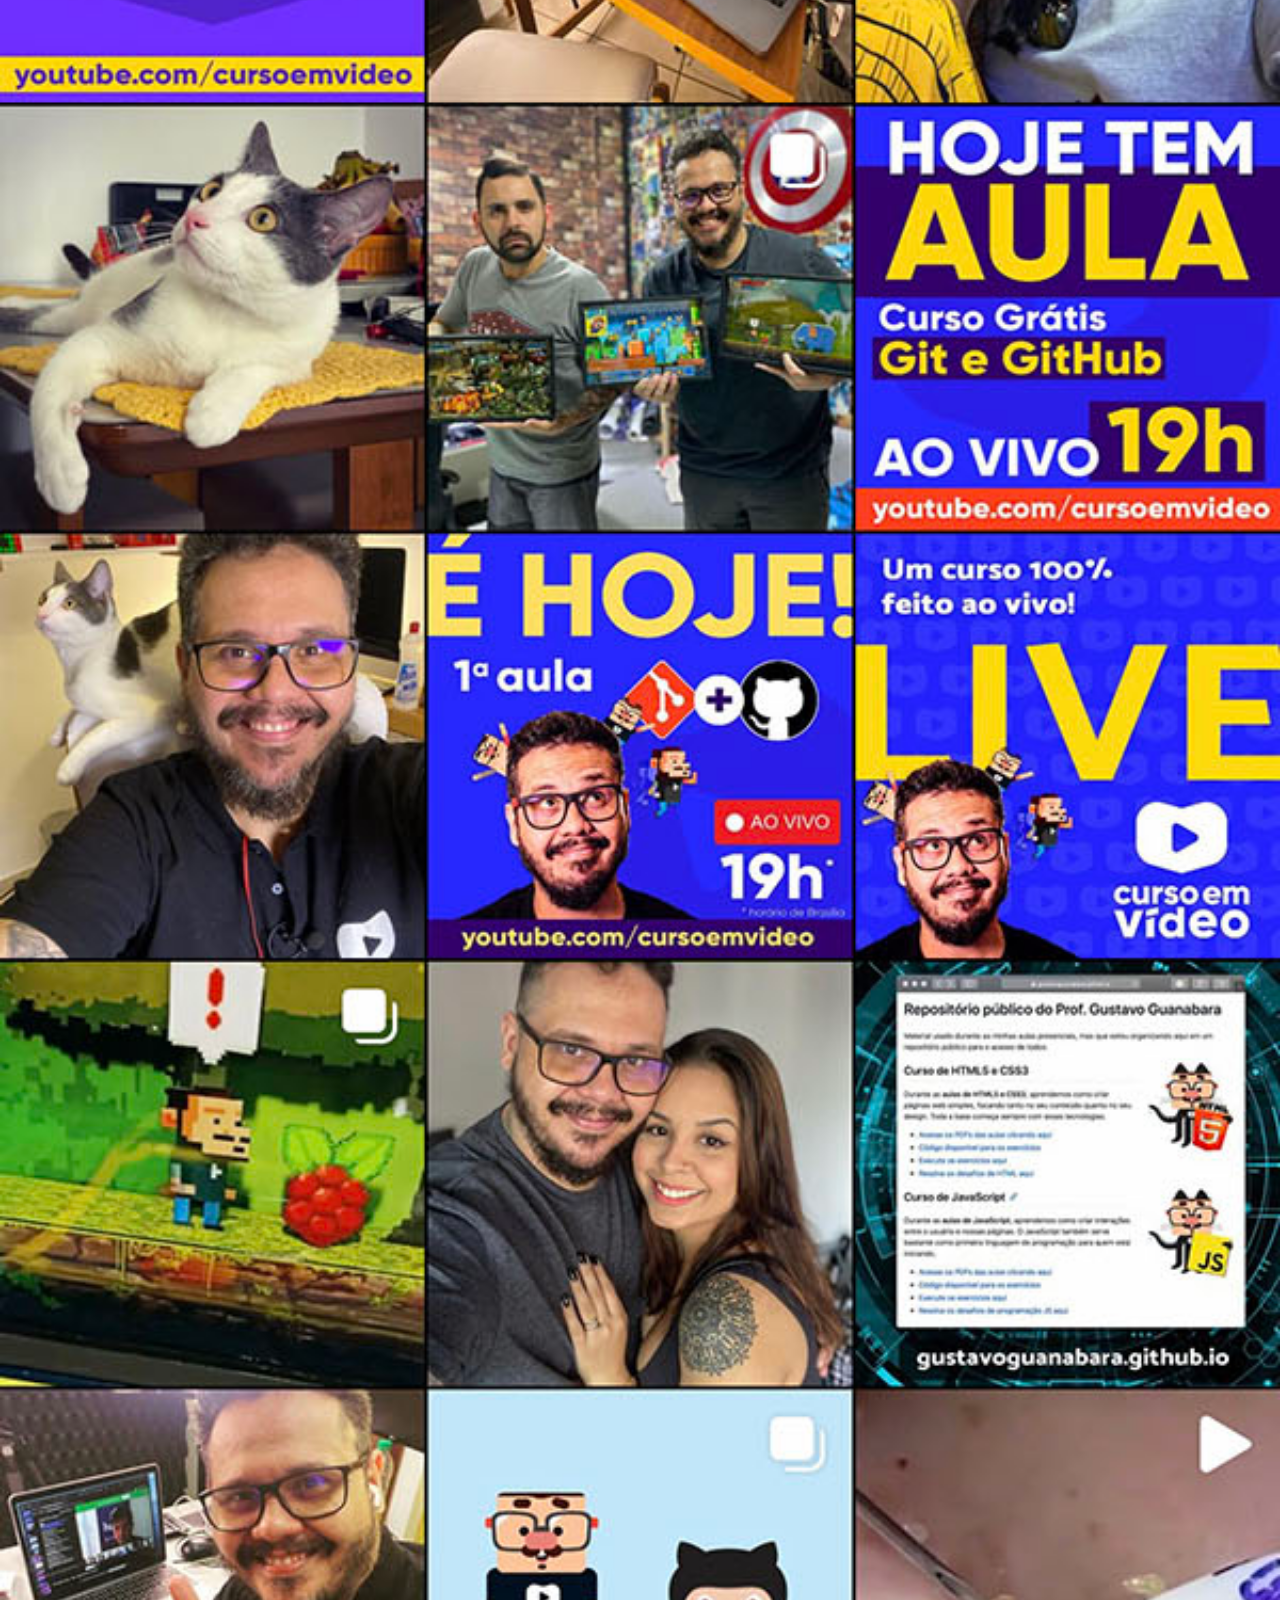
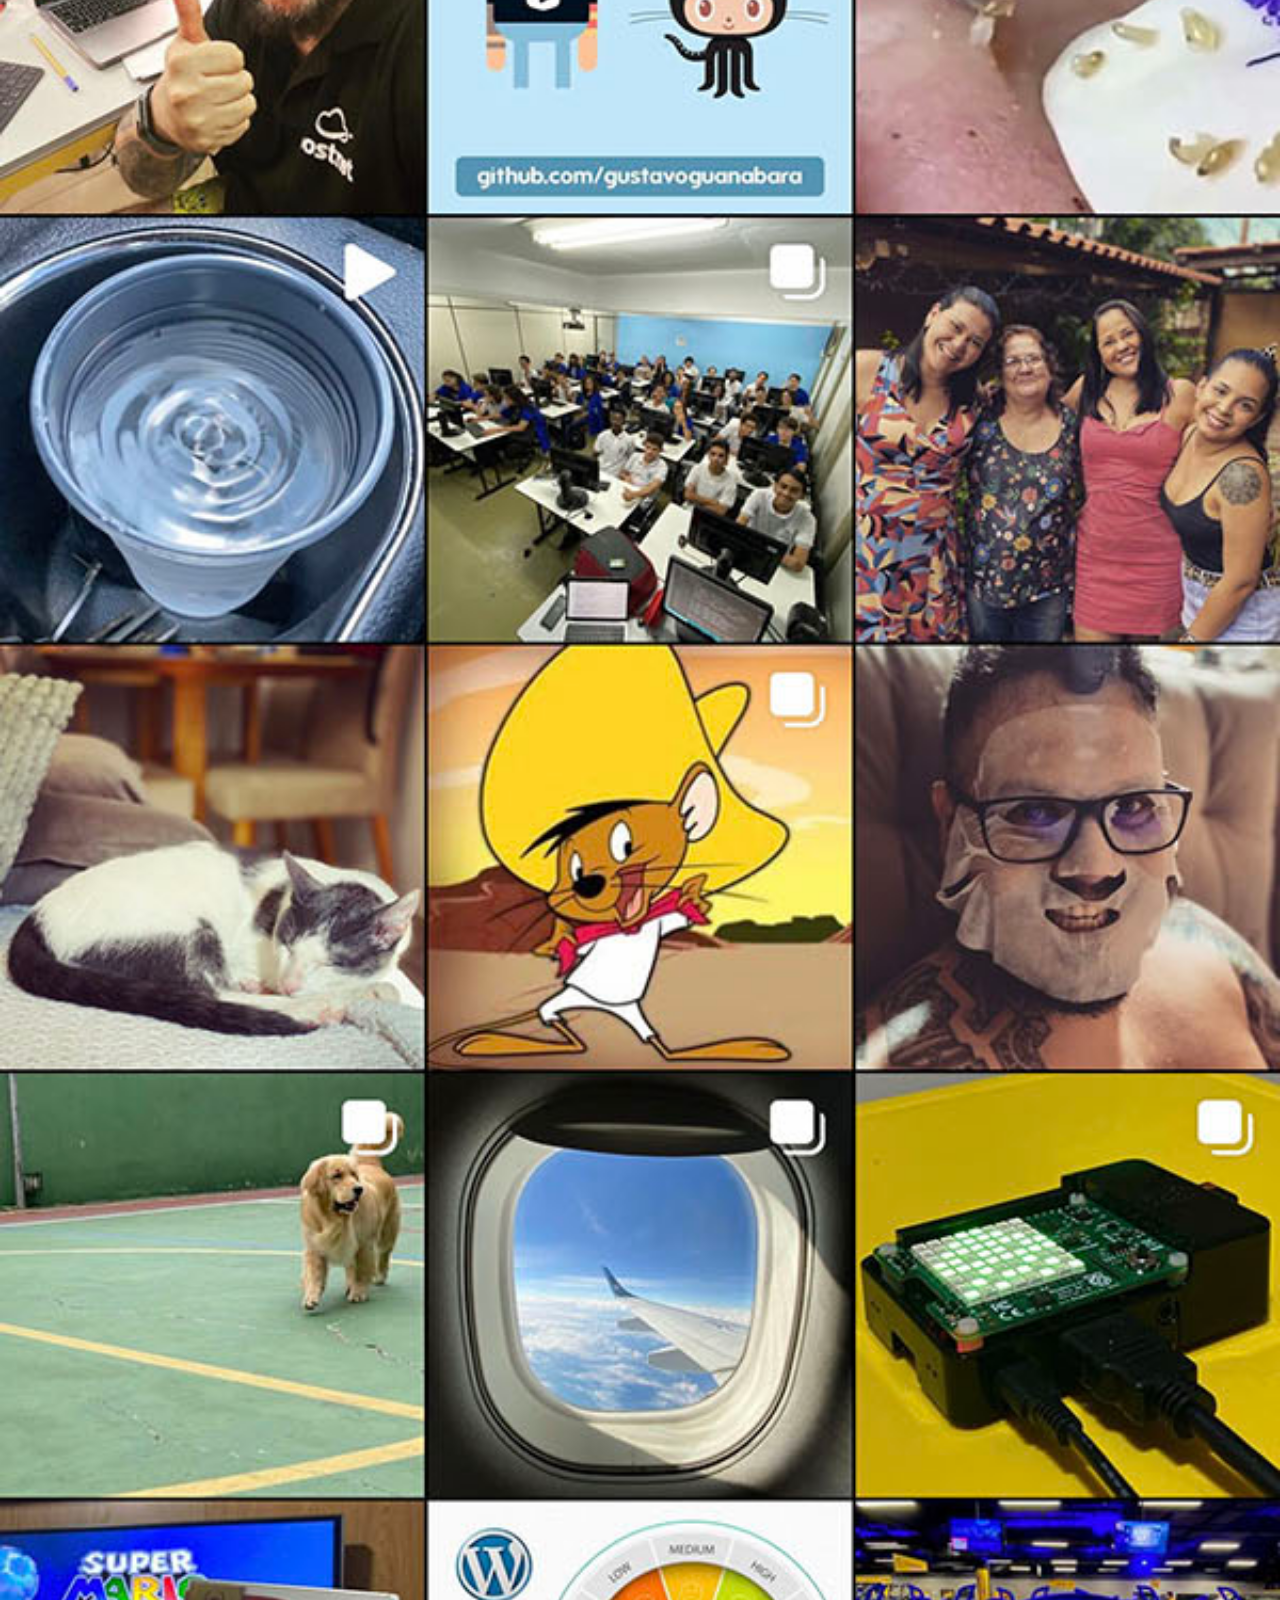
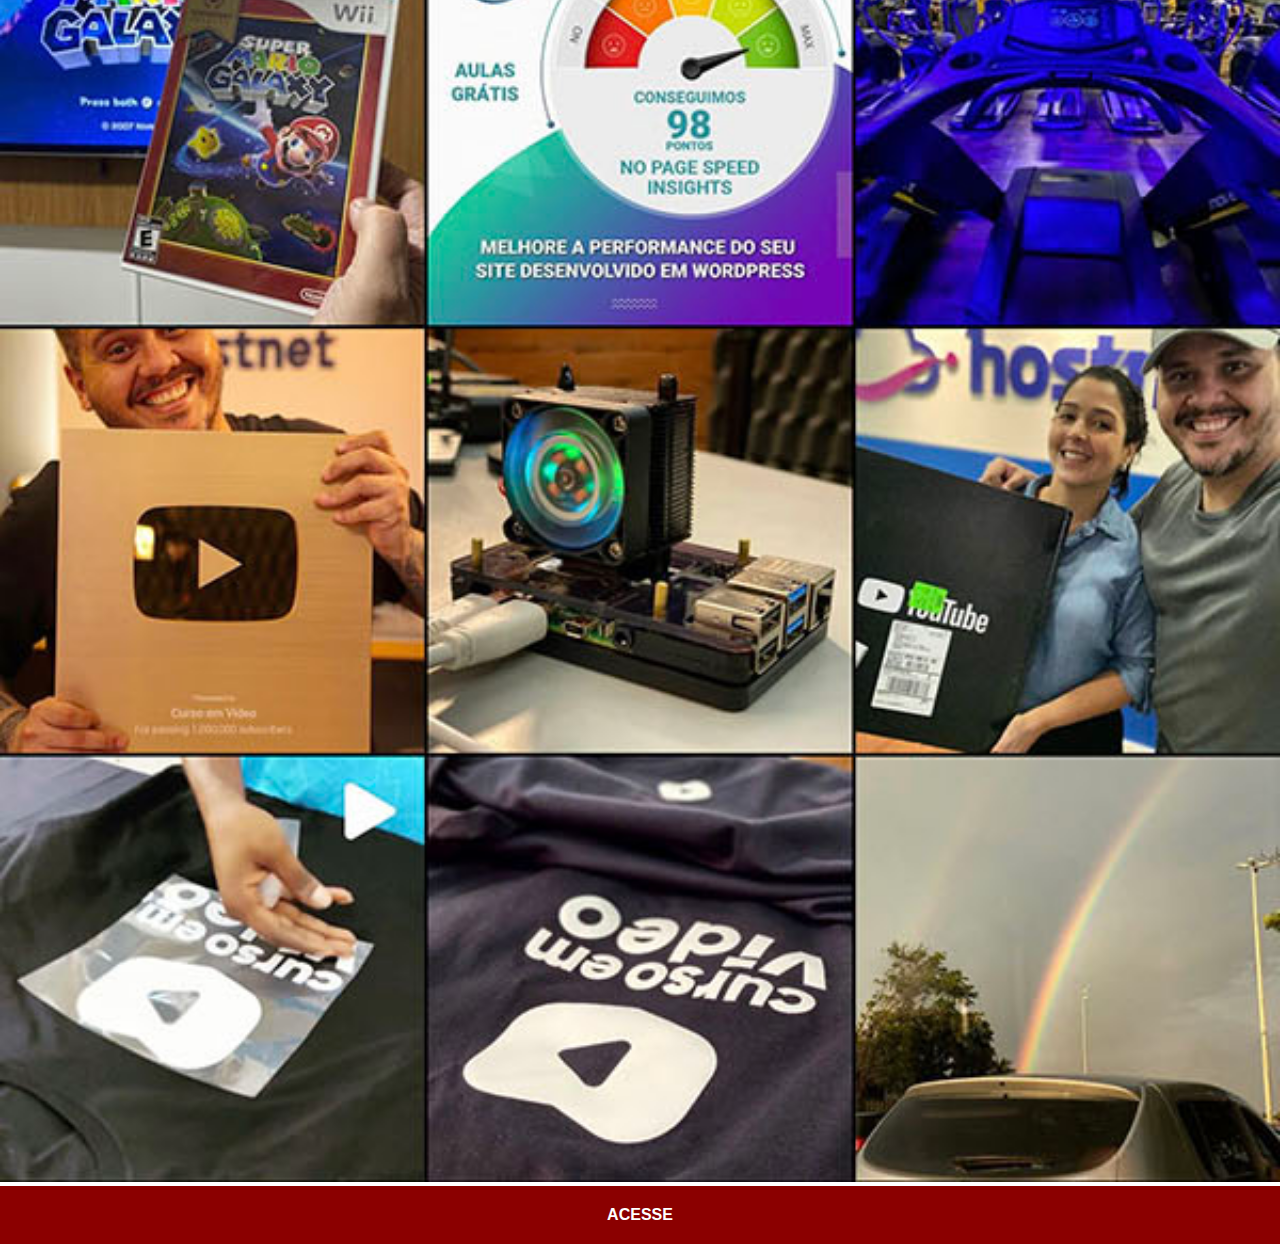
<file: instagram.html>
<!DOCTYPE html>
<html lang="en">
<head>
    <meta charset="UTF-8">
    <meta name="viewport" content="width=device-width, initial-scale=1.0">
    <title>Instagram</title>
    <style>
        *{
            margin: 0px;
            padding:0px;
            font-family: Arial, Helvetica, sans-serif;
        }

        ::-webkit-scrollbar{
            width: 0px;
            height: 0px;
        }

        img{
            width:100%;
        }

        a{
            display:block;
            background-color: darkred;
            color: white;
            padding:20px;
            text-align: center;
            font-weight: bolder;
            text-decoration: none;
        }

        a:hover{
            background-color: red;
        }
    </style>
</head>
<body>
    <img src="imagens/tela-instagram.jpg" alt="">
    <a href="#">ACESSE</a>
</body>
</html>
</file>
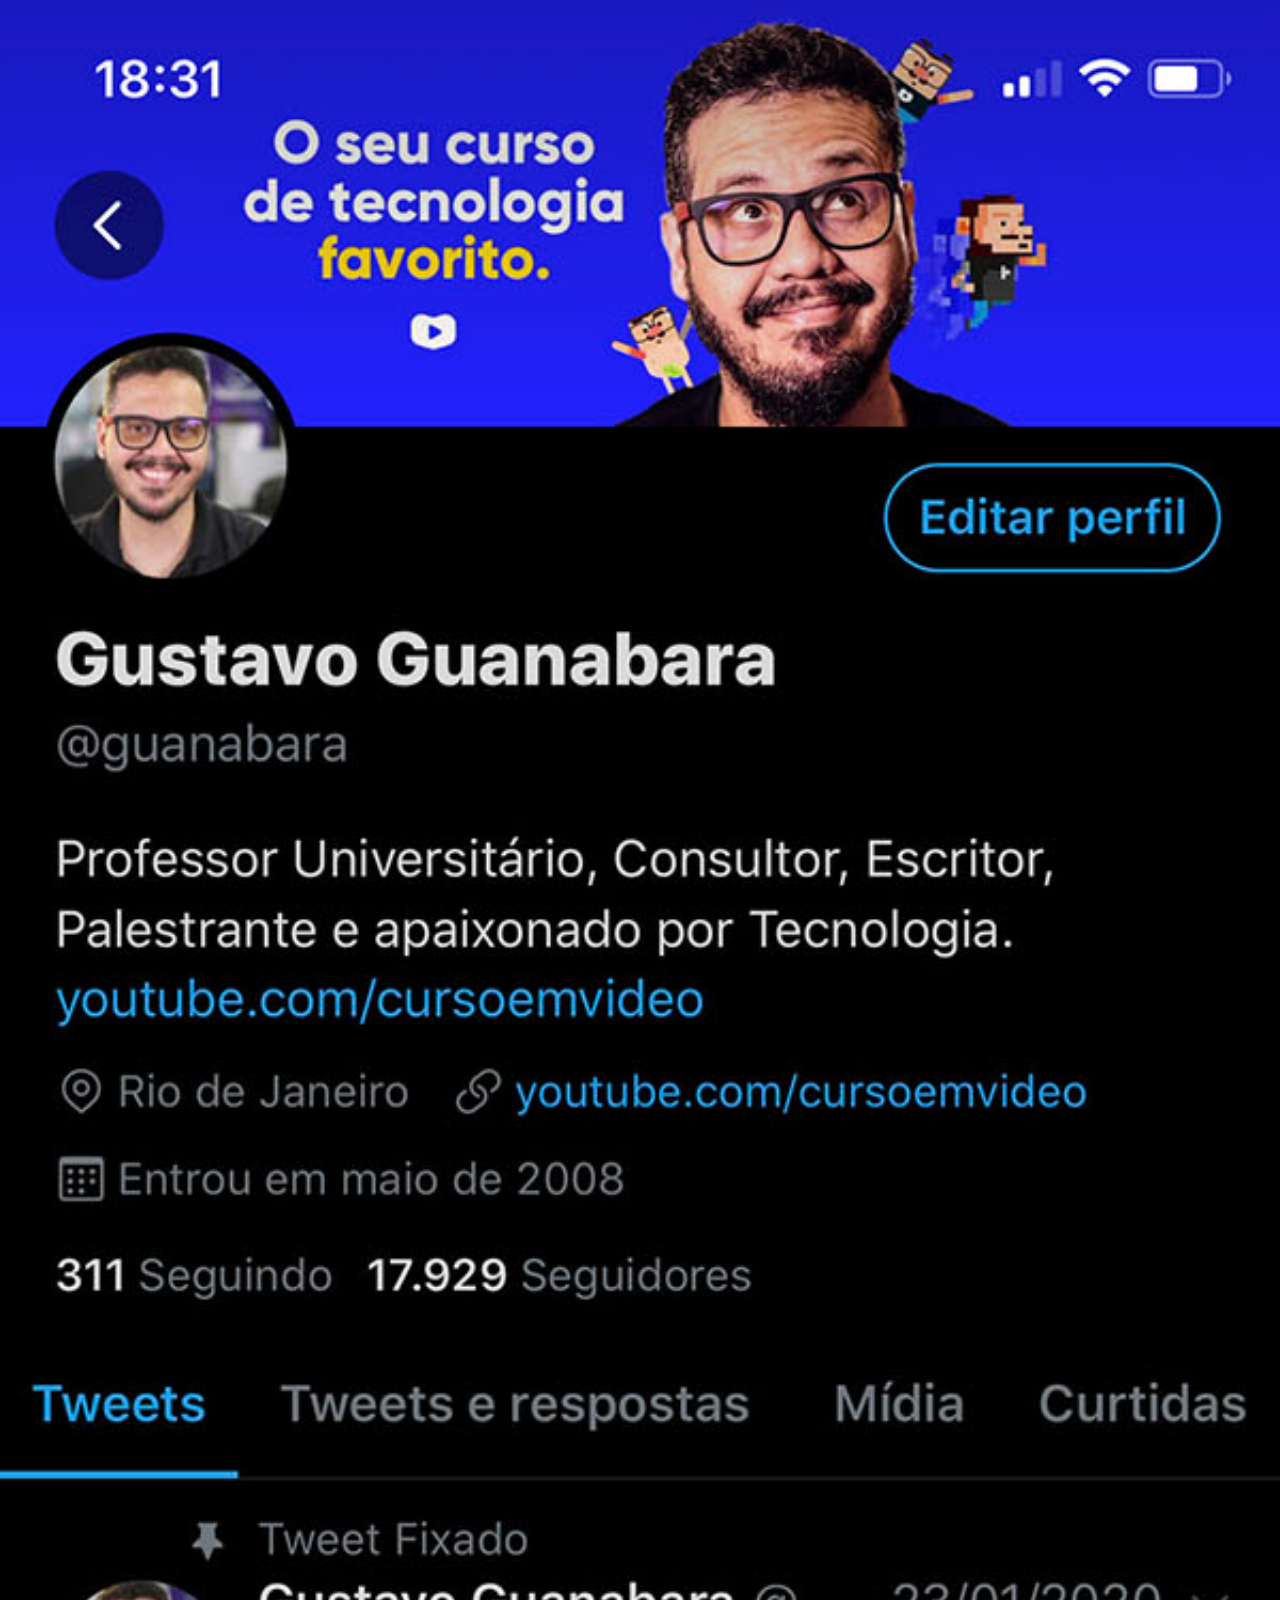
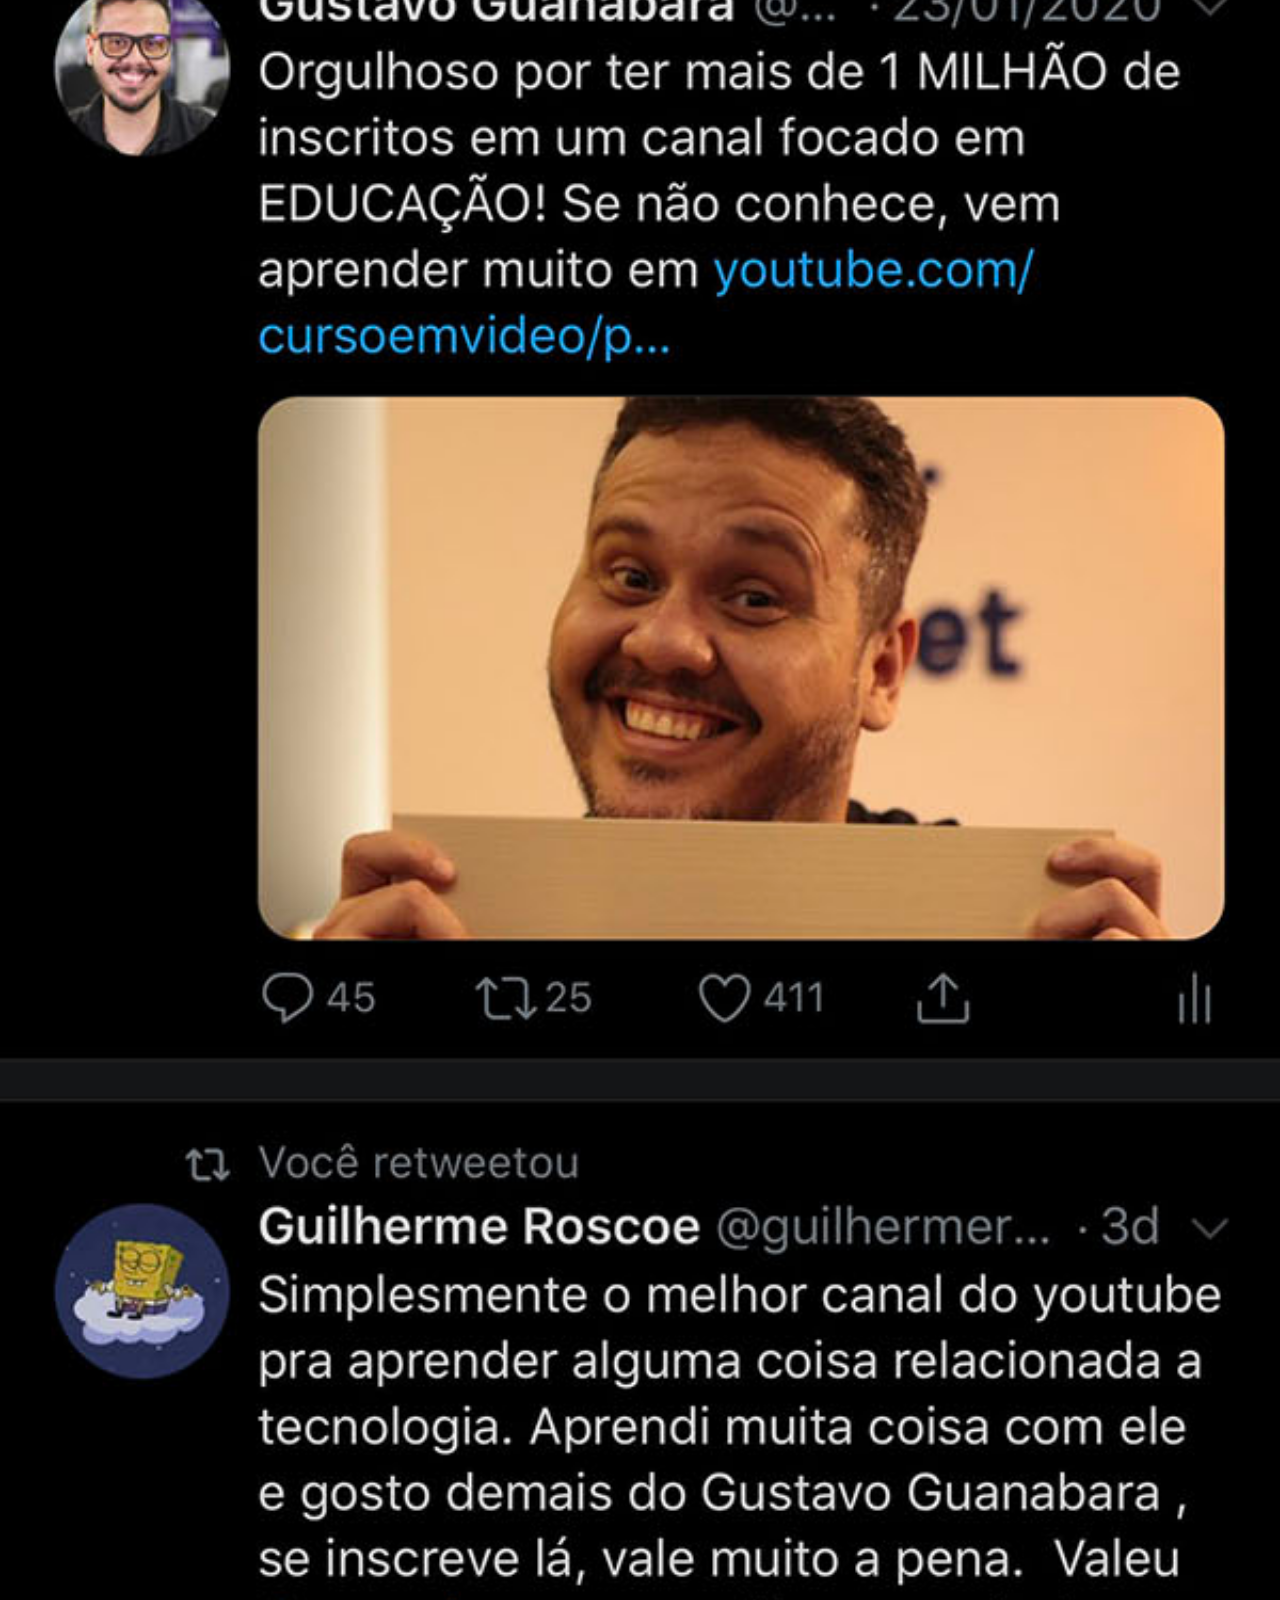
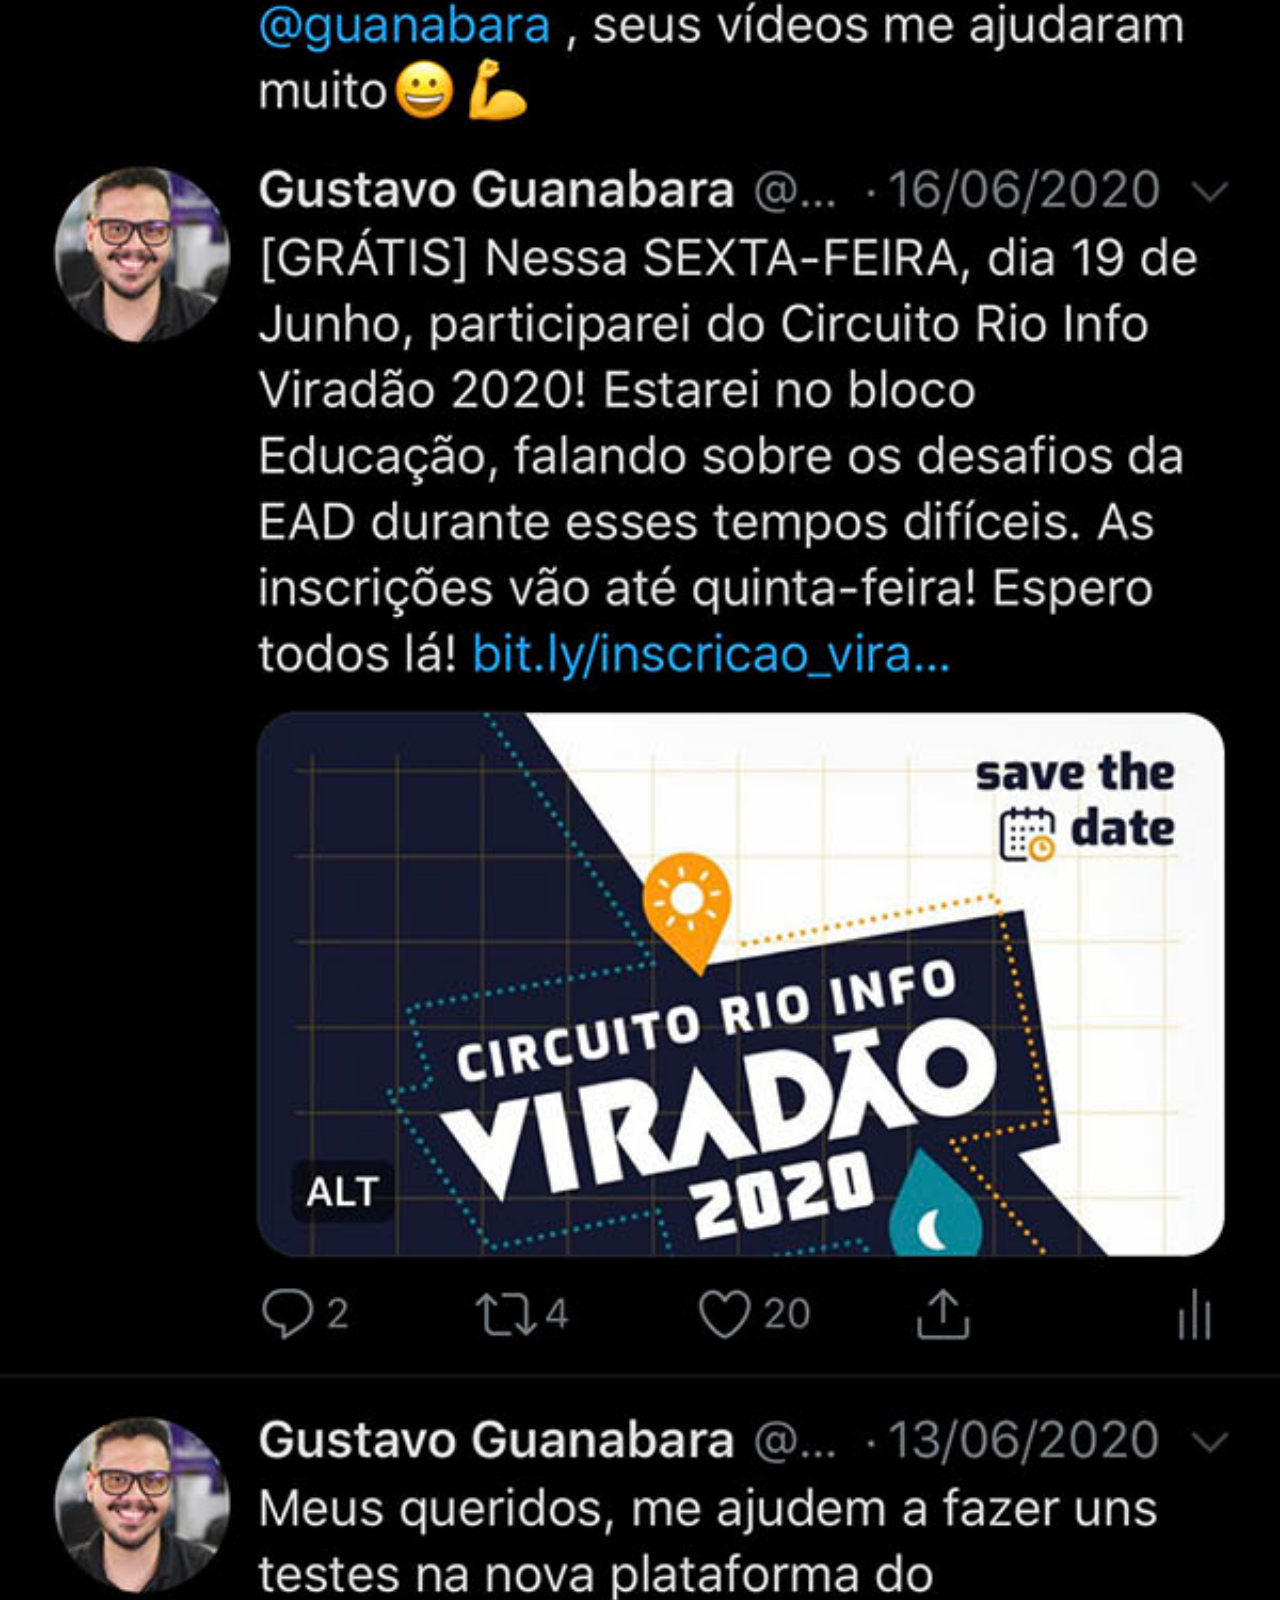
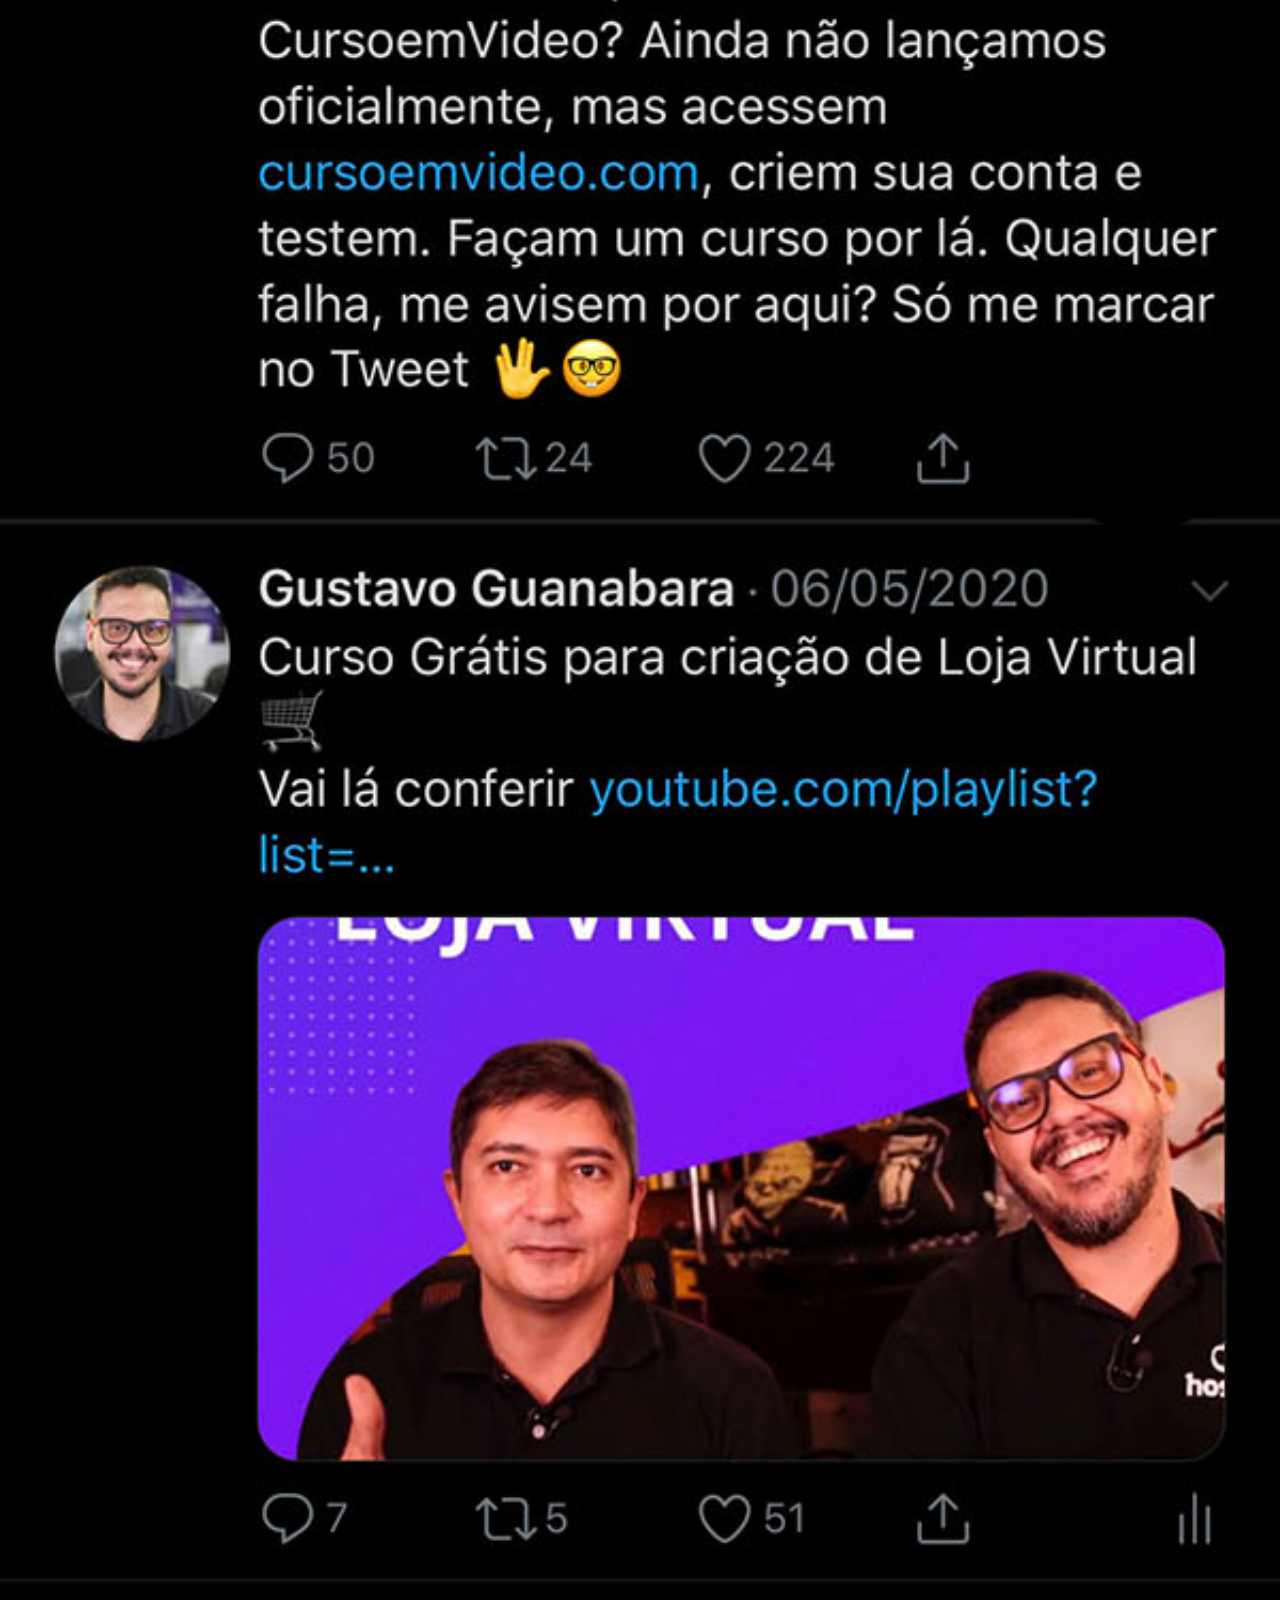
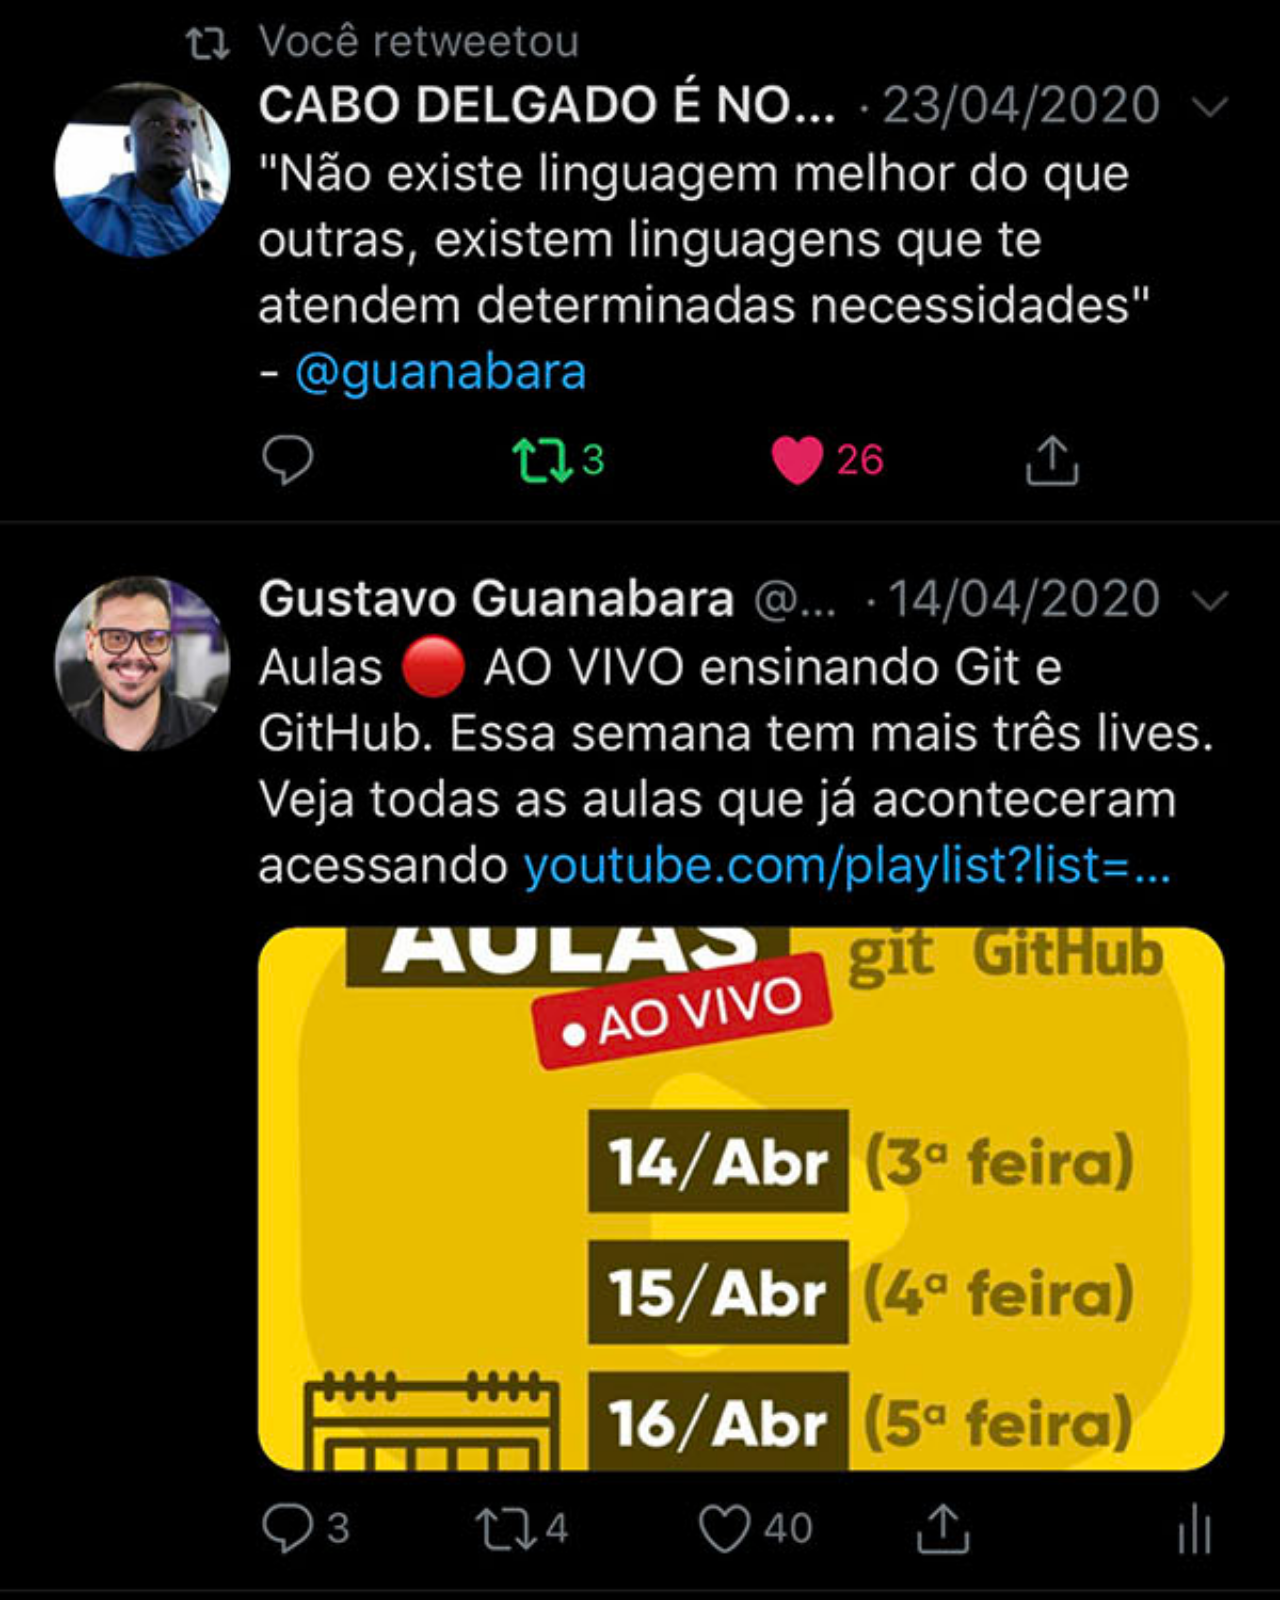
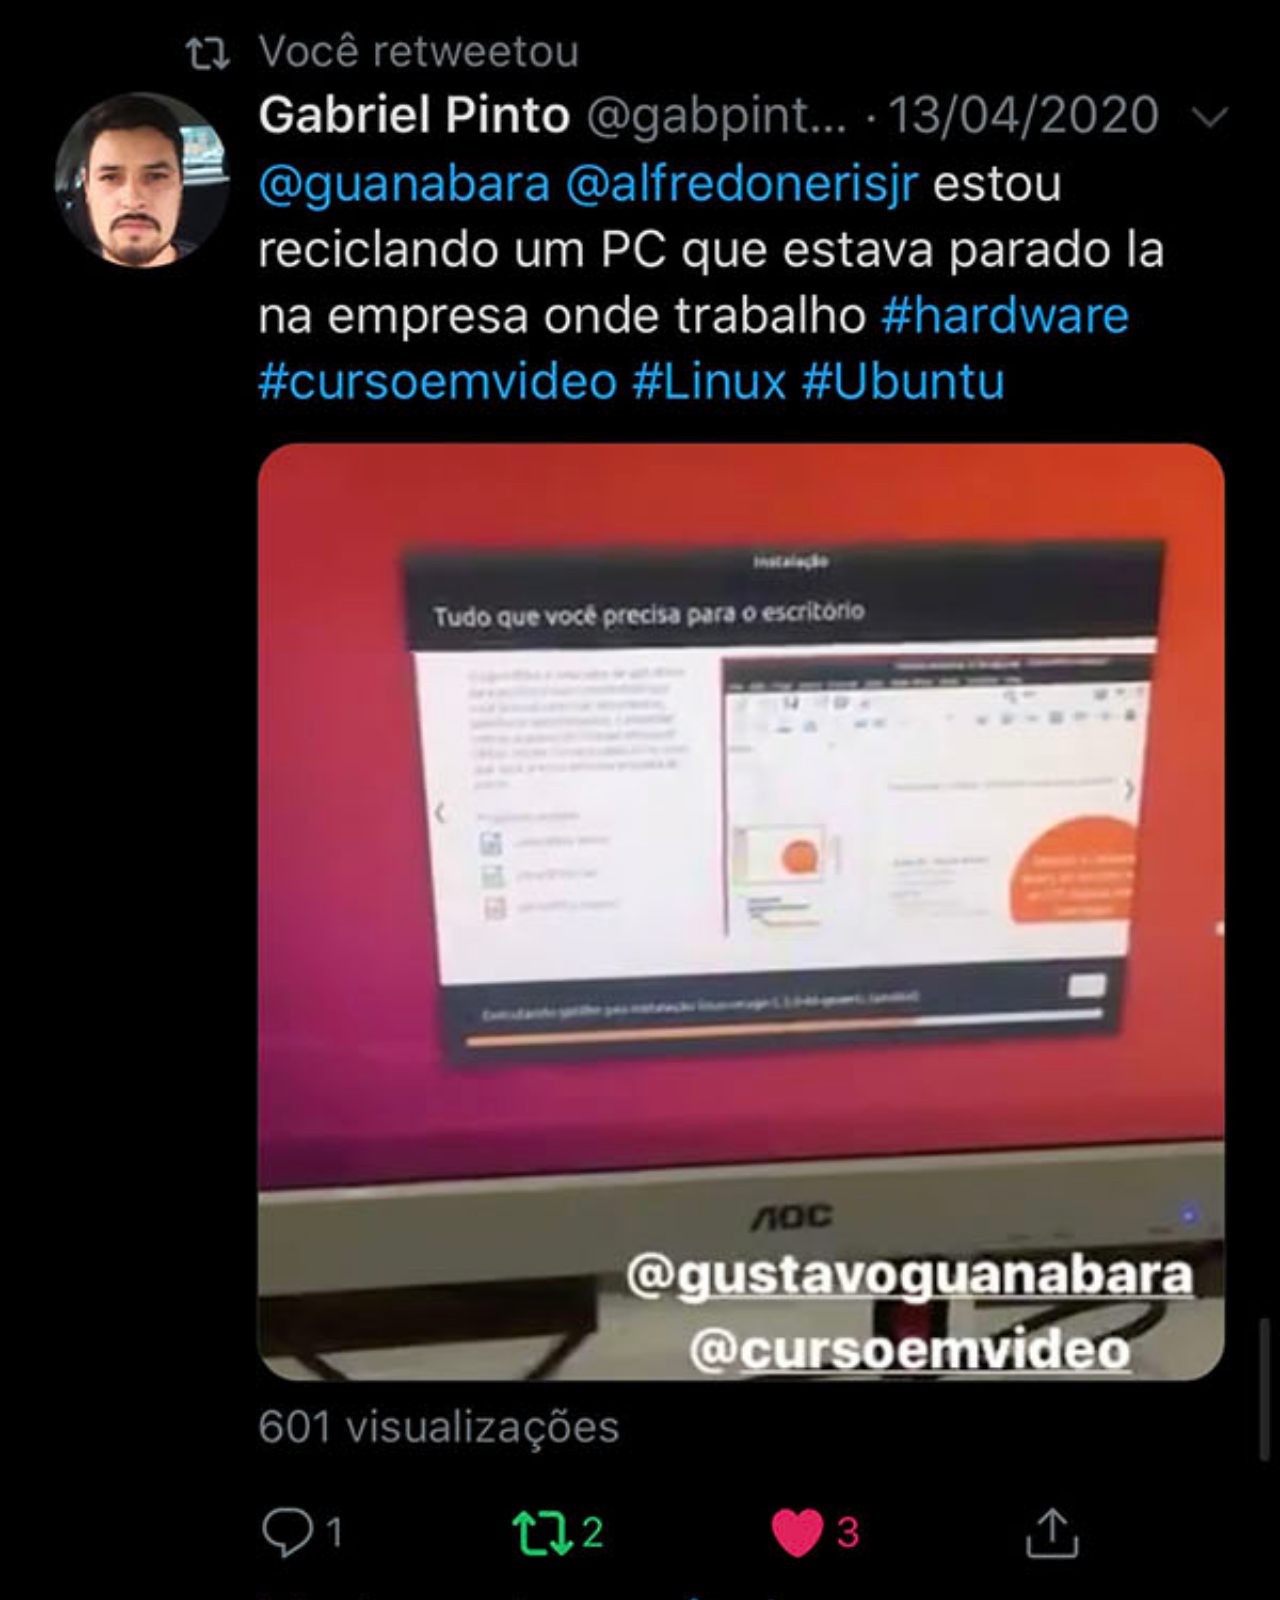
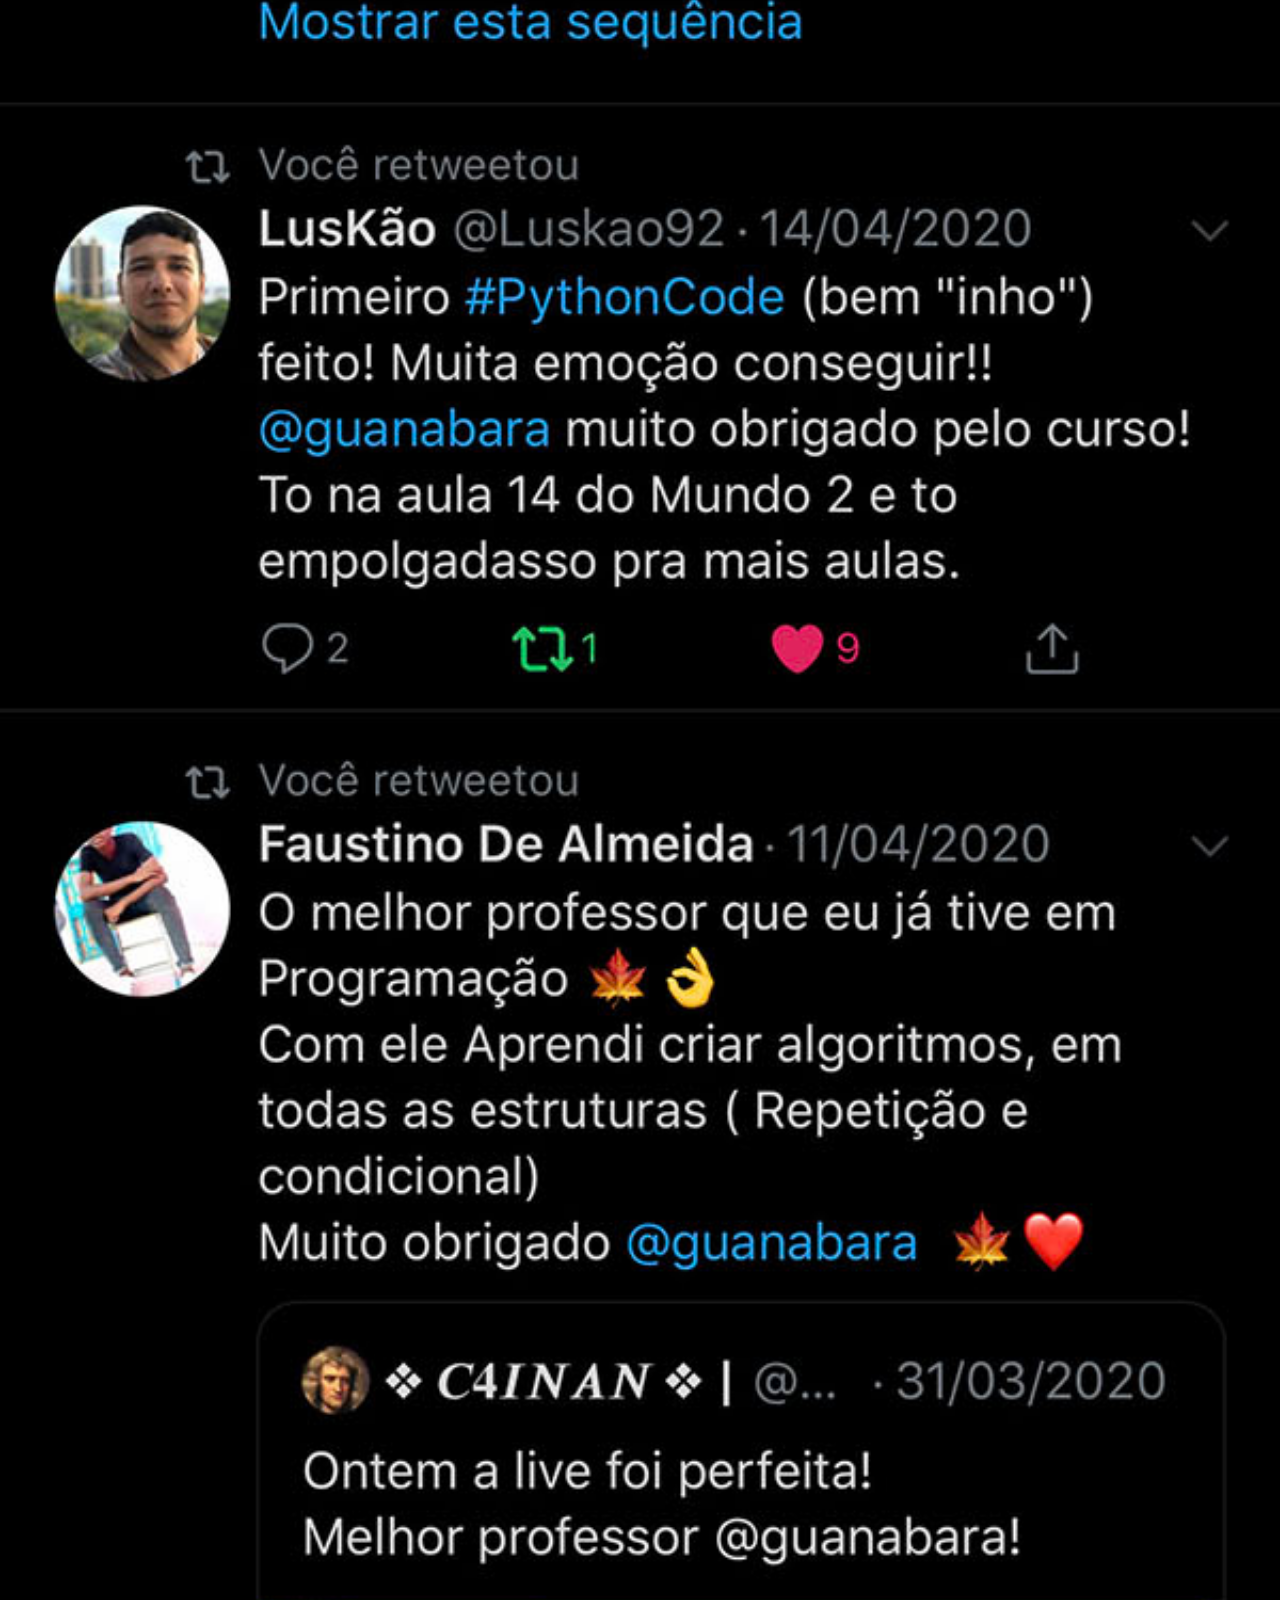
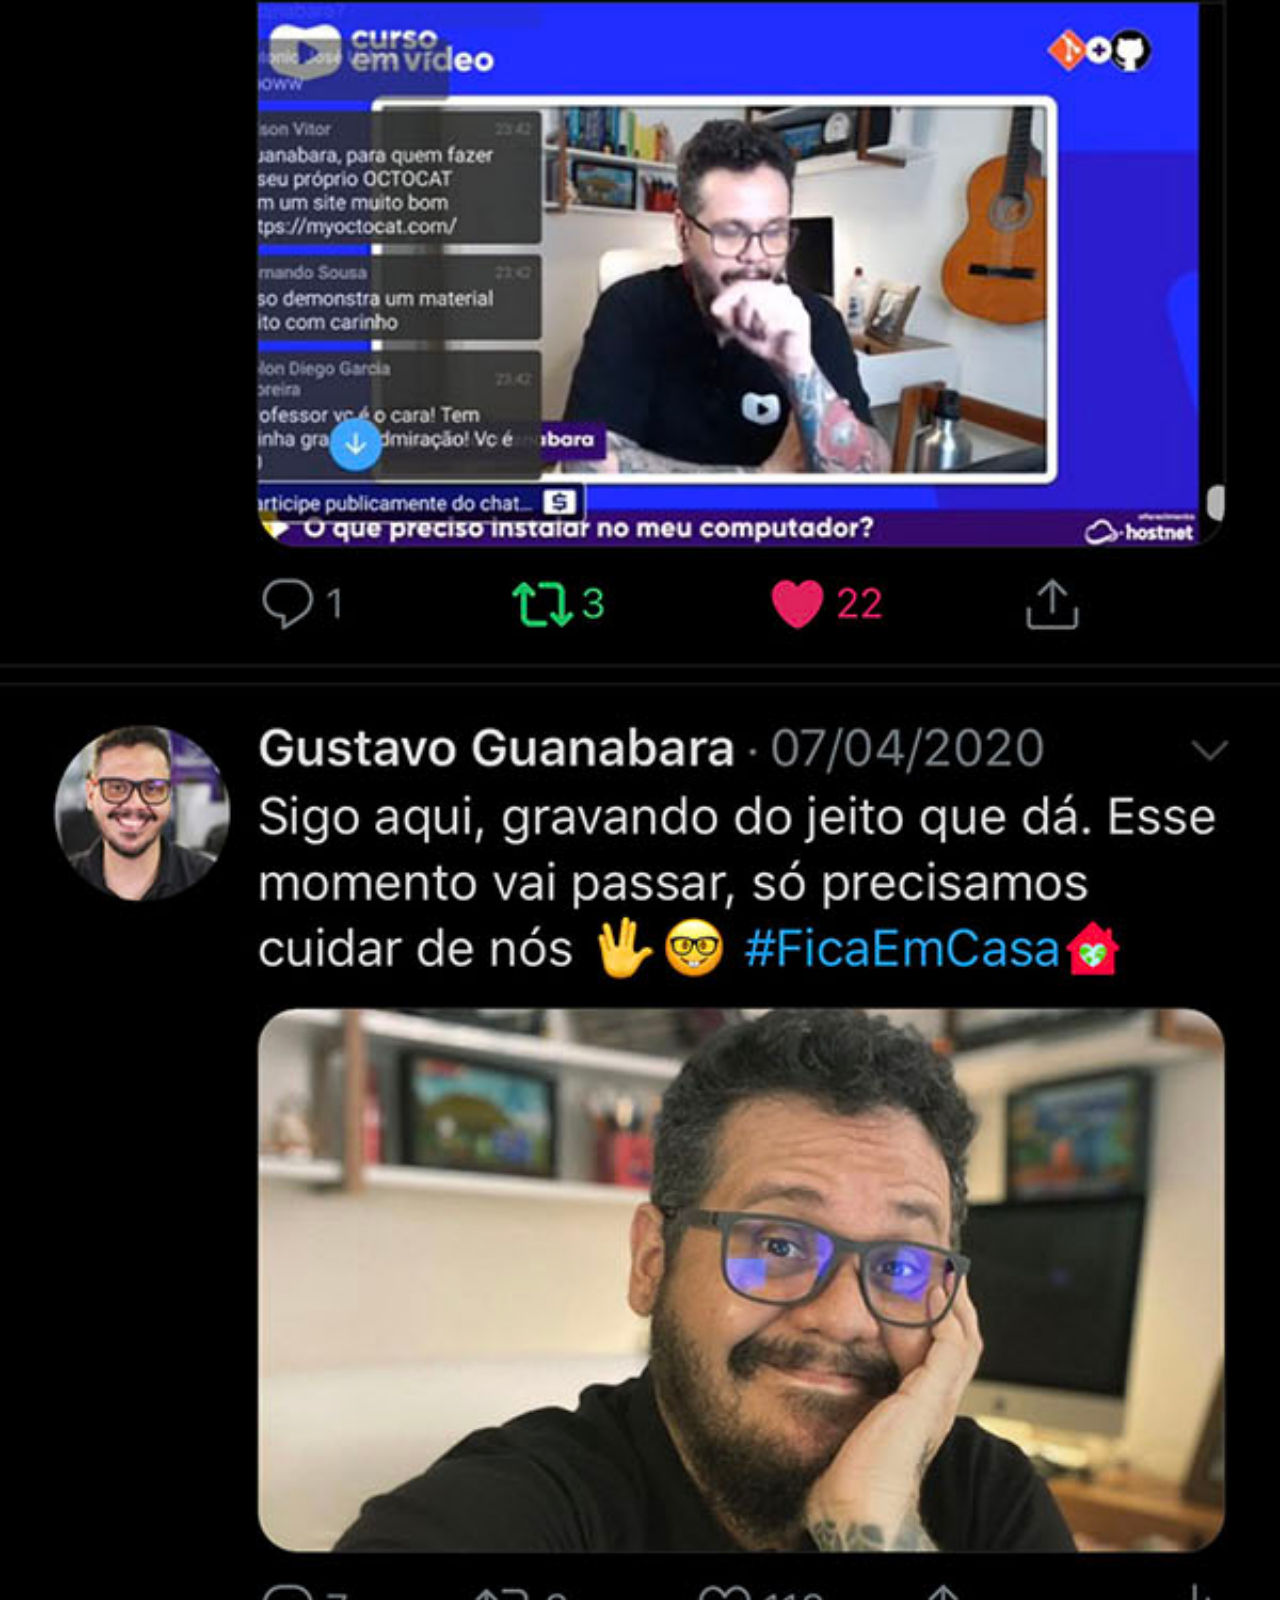
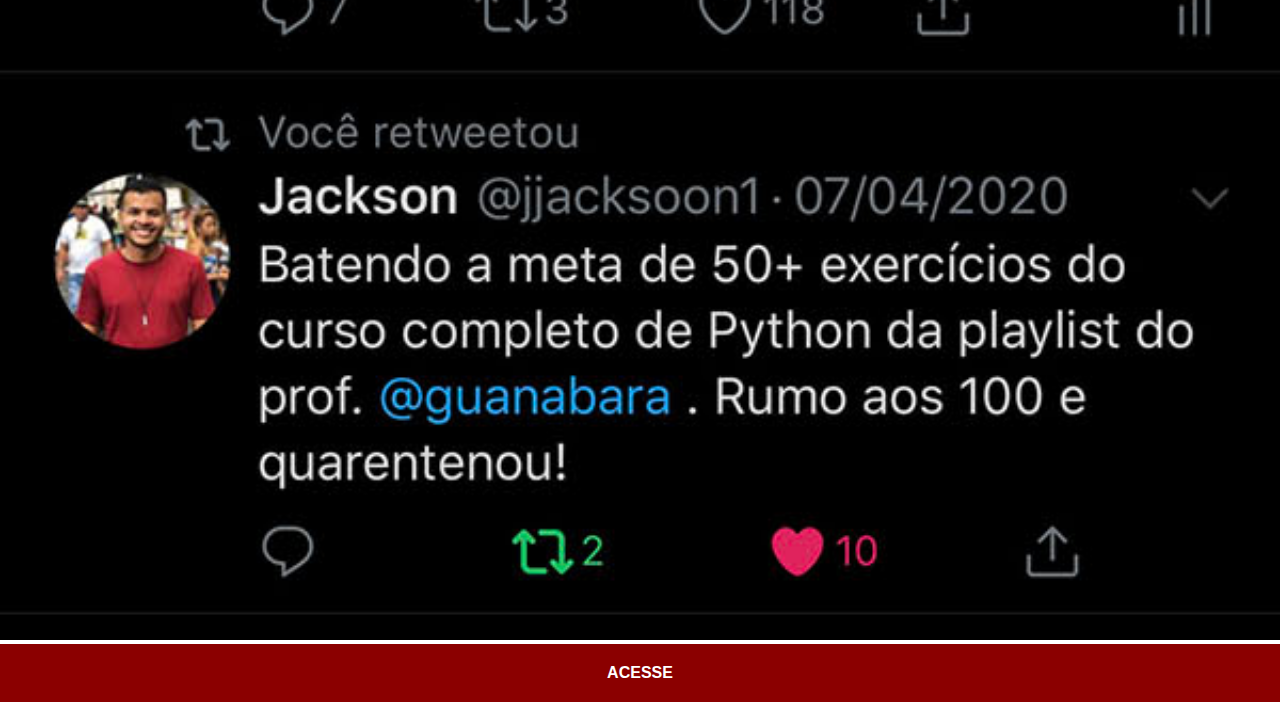
<file: twitter.html>
<!DOCTYPE html>
<html lang="en">
<head>
    <meta charset="UTF-8">
    <meta name="viewport" content="width=device-width, initial-scale=1.0">
    <title>Twitter</title>
    <style>
        *{
            margin: 0px;
            padding:0px;
            font-family: Arial, Helvetica, sans-serif;
        }

        ::-webkit-scrollbar{
            width: 0px;
            height: 0px;
        }

        img{
            width:100%;
        }

        a{
            display:block;
            background-color: darkred;
            color: white;
            padding:20px;
            text-align: center;
            font-weight: bolder;
            text-decoration: none;
        }

        a:hover{
            background-color: red;
        }
    </style>
</head>
<body>
    <img src="imagens/tela-twitter.jpg" alt="">
    <a href="#">ACESSE</a>
</body>
</html>
</file>
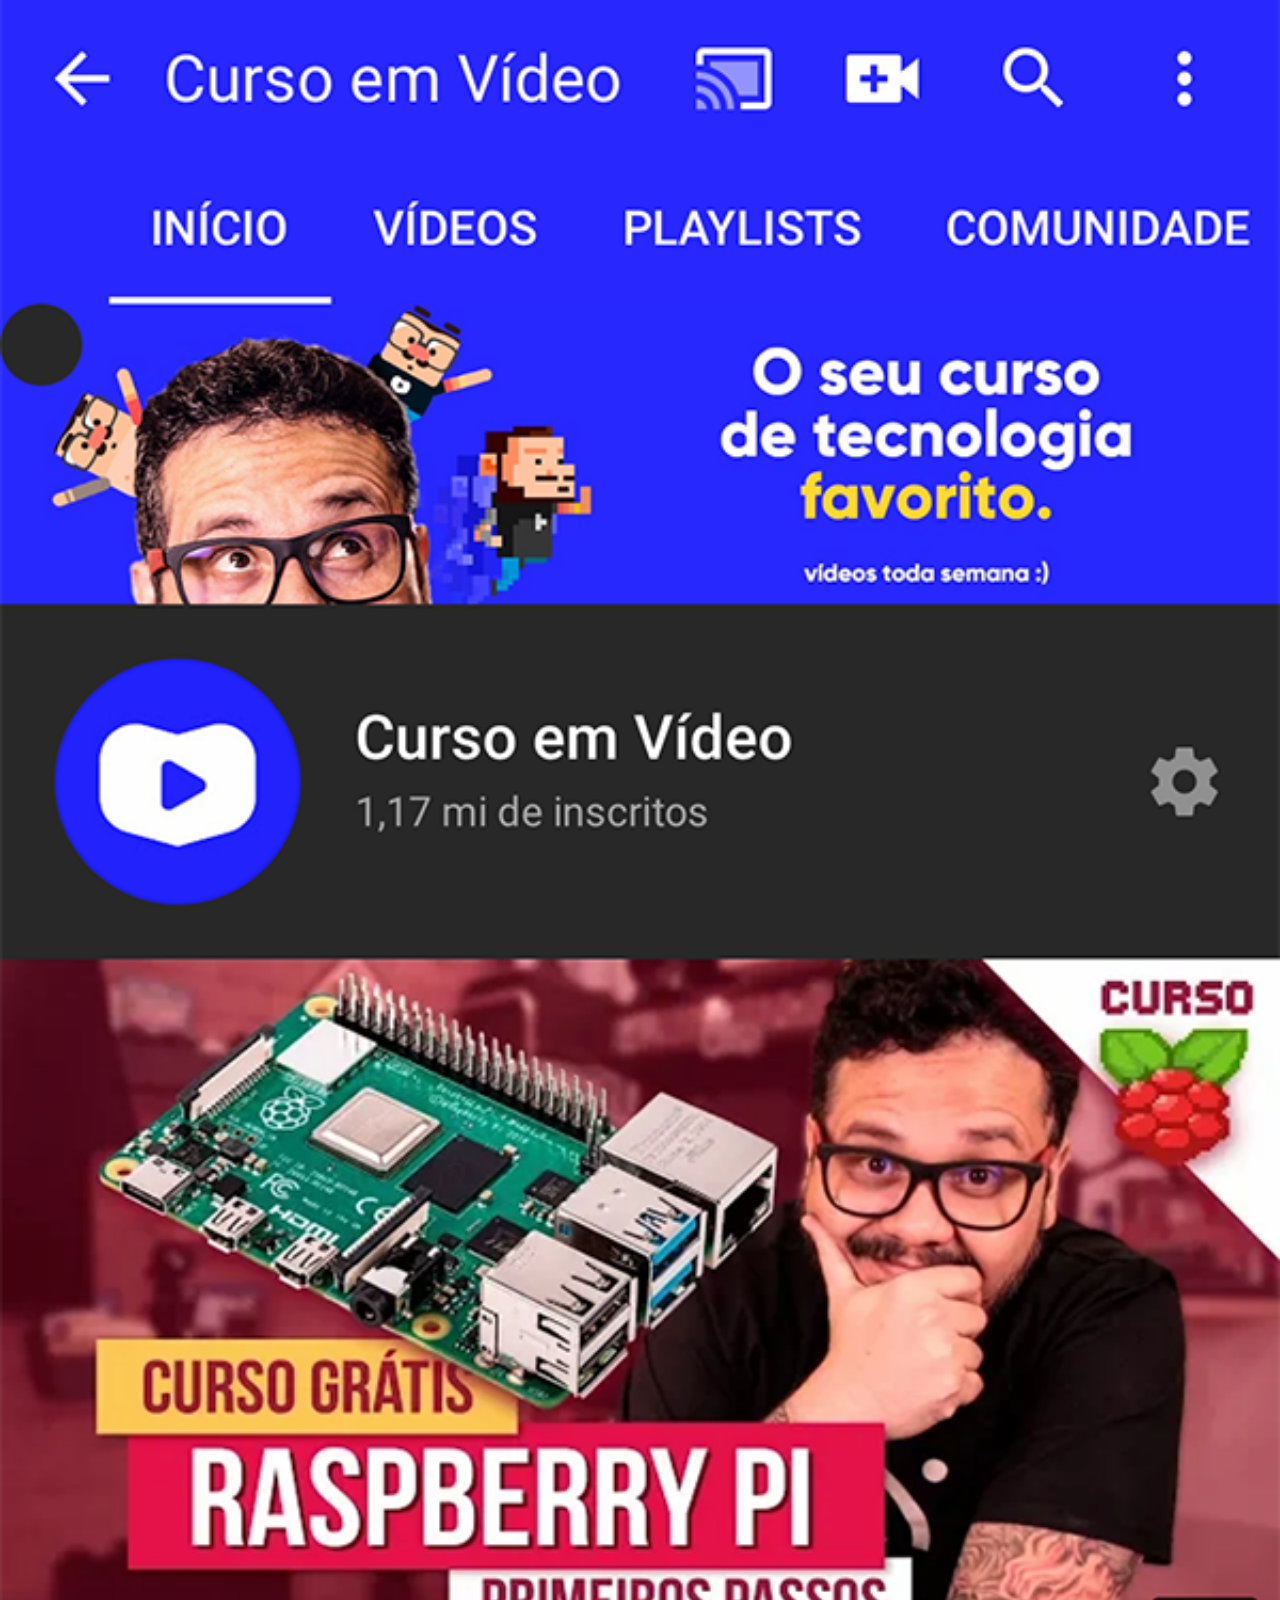
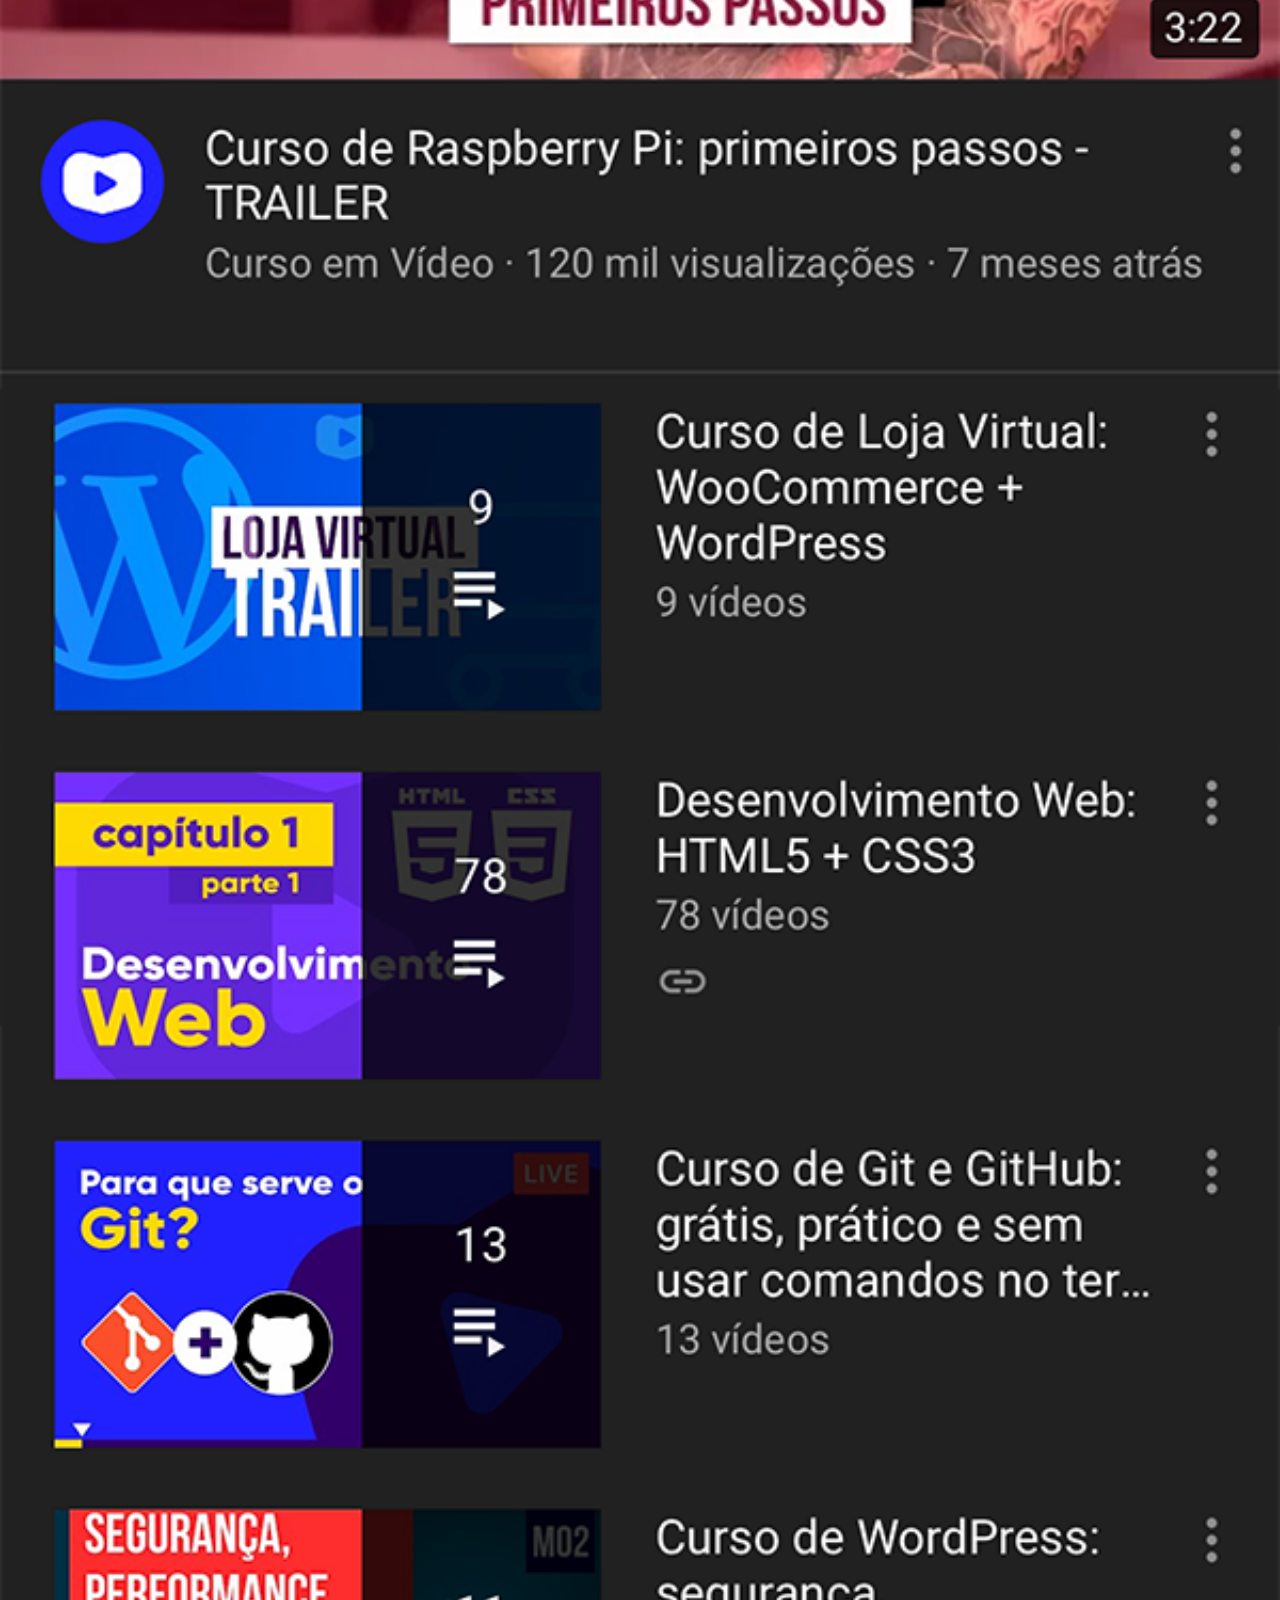
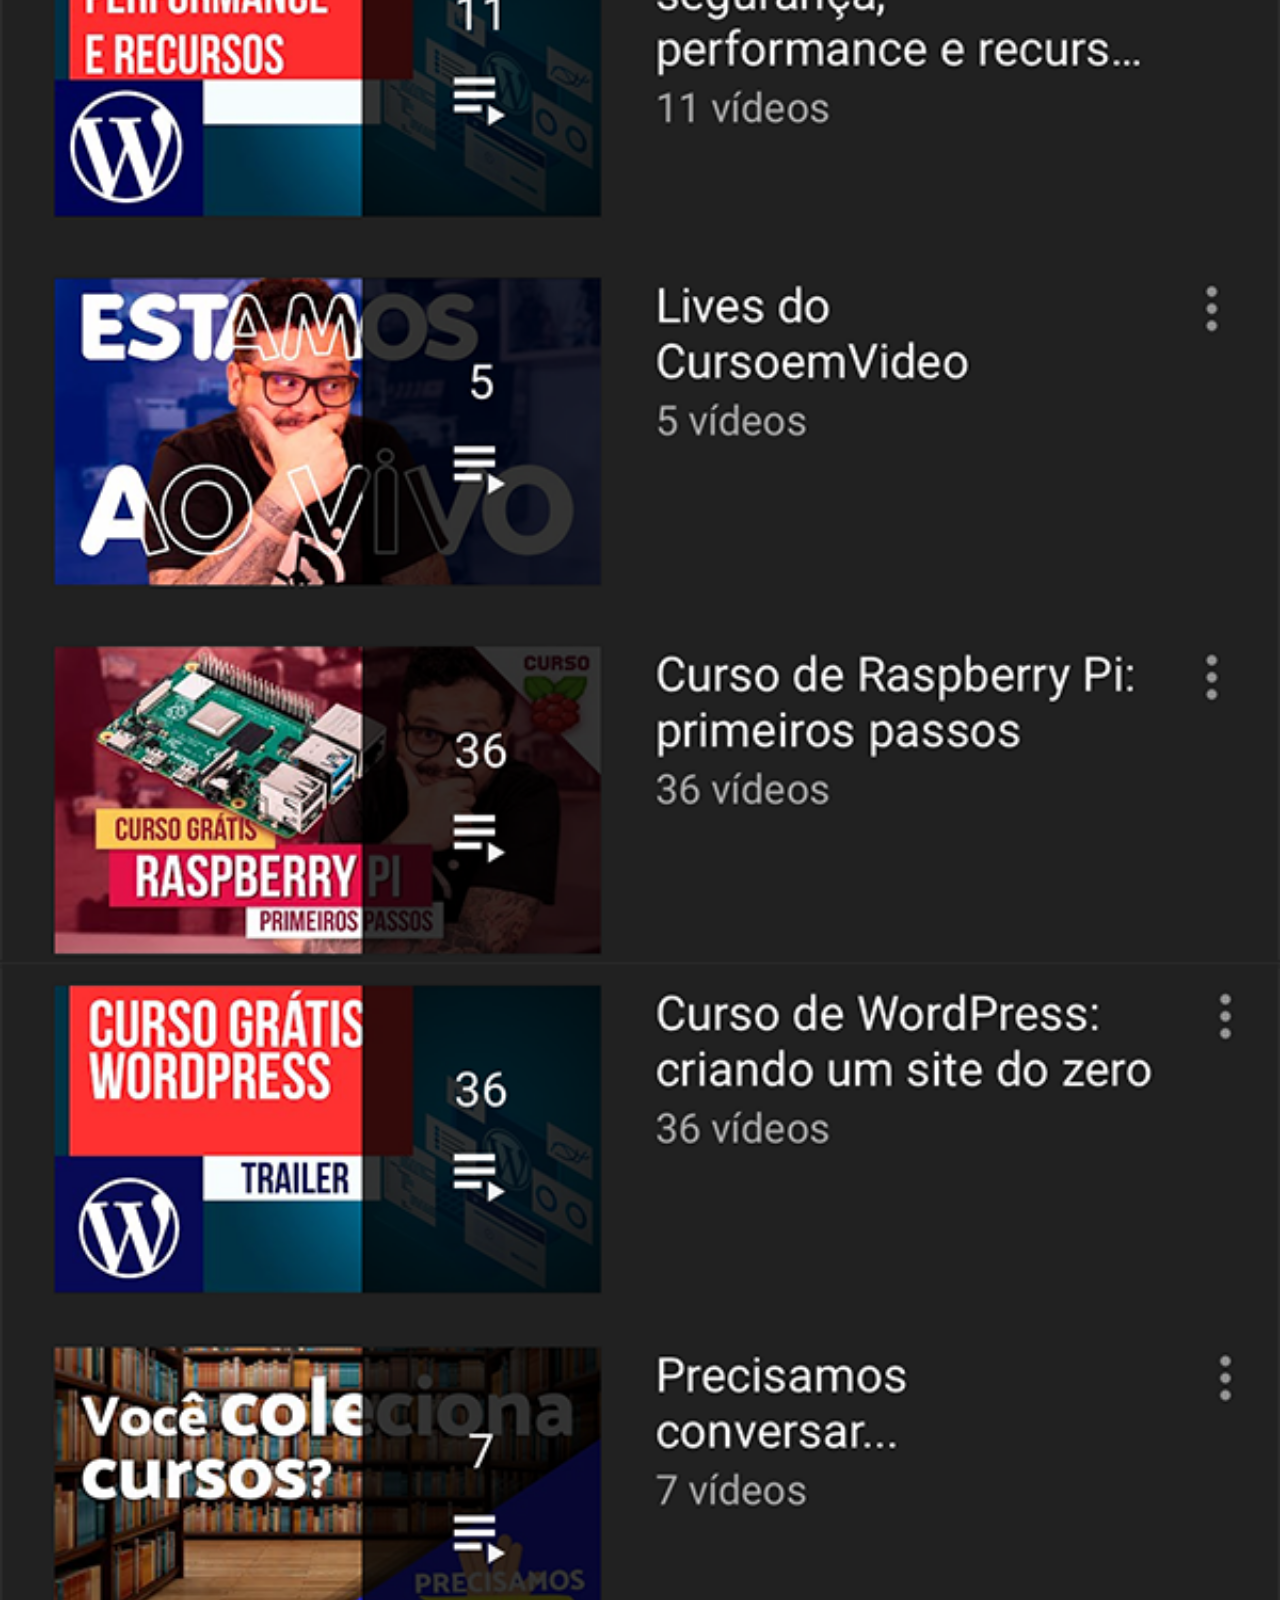
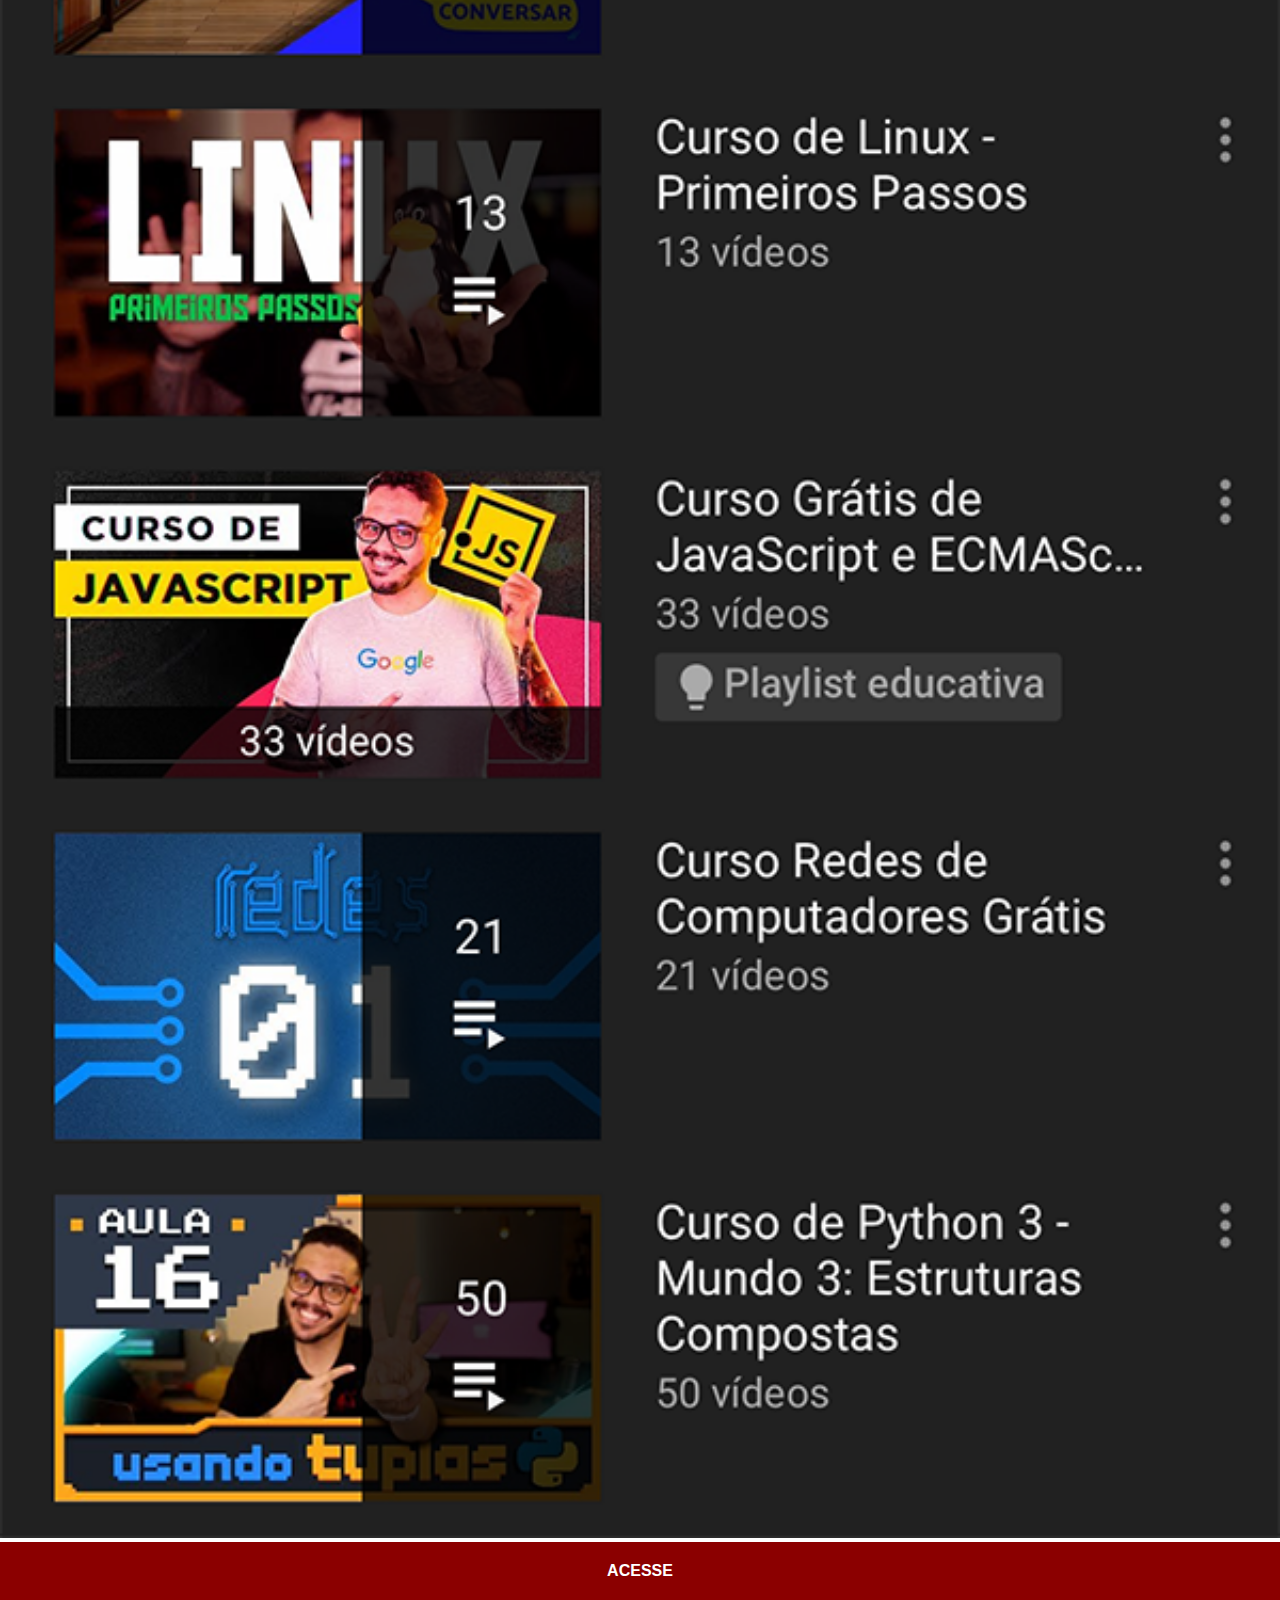
<file: youtube.html>
<!DOCTYPE html>
<html lang="en">
<head>
    <meta charset="UTF-8">
    <meta name="viewport" content="width=device-width, initial-scale=1.0">
    <title>Youtube</title>
    <style>
        *{
            margin: 0px;
            padding:0px;
            font-family: Arial, Helvetica, sans-serif;
        }

        ::-webkit-scrollbar{
            width: 0px;
            height: 0px;
        }

        img{
            width:100%;
        }

        a{
            display:block;
            background-color: darkred;
            color: white;
            padding:20px;
            text-align: center;
            font-weight: bolder;
            text-decoration: none;
        }

        a:hover{
            background-color: red;
        }
    </style>
</head>
<body>
    <img src="imagens/tela-youtube.png" alt="">
    <a href="https://www.youtube.com/c/CursoemV%C3%ADdeo" target="_blank">ACESSE</a>
</body>
</html>
</file>
<file: style.css>
@charset "UTF-8";

*{
    margin: 0px;
    padding: 0px;
}

body{
    background-image: url(imagens/fundo-madeira.jpg);
    height: 100vh;
    width: 100vw;
    background-repeat: no-repeat;
    background-position: top center;
    background-size: cover;
}

section#telefone{
    height: 627px;
    width: 311px;

    position: absolute;
    top: 50%;
    left: 50%;

    transform: translate(-50%,-50%);

    background-image: url(imagens/frame-iphone.png);
    background-repeat: no-repeat;
}

iframe#tela{
    position: relative;
    top: 80px;
    left: 22px;

    width: 267px;
    height: 471px;
}

section#redes-sociais{
    text-align: right;
}

section#redes-sociais img{
    width:50px;
    margin: 10px;
    border-radius: 50%;
    box-shadow: 2px 2px 5px black;
    box-sizing: border-box;
}

section#redes-sociais img:hover{
    border: 2px solid white;

}
</file>
